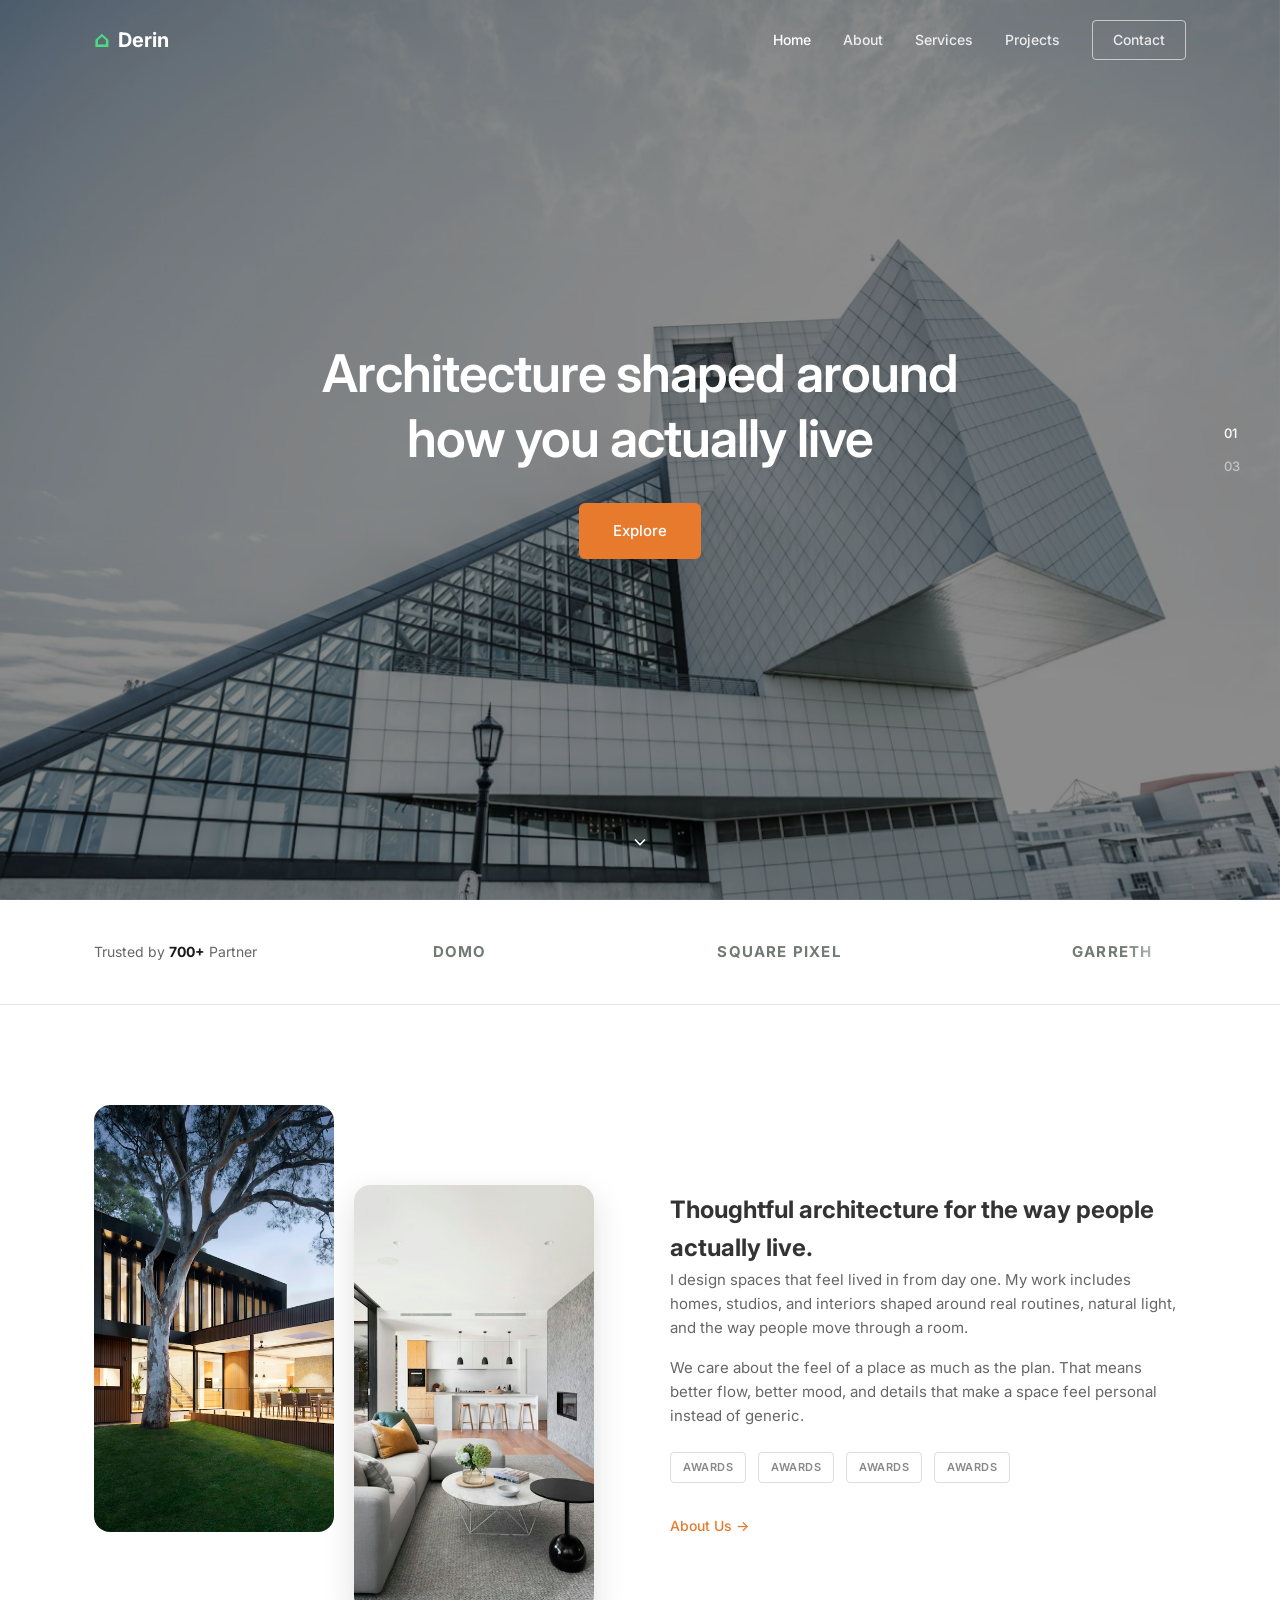
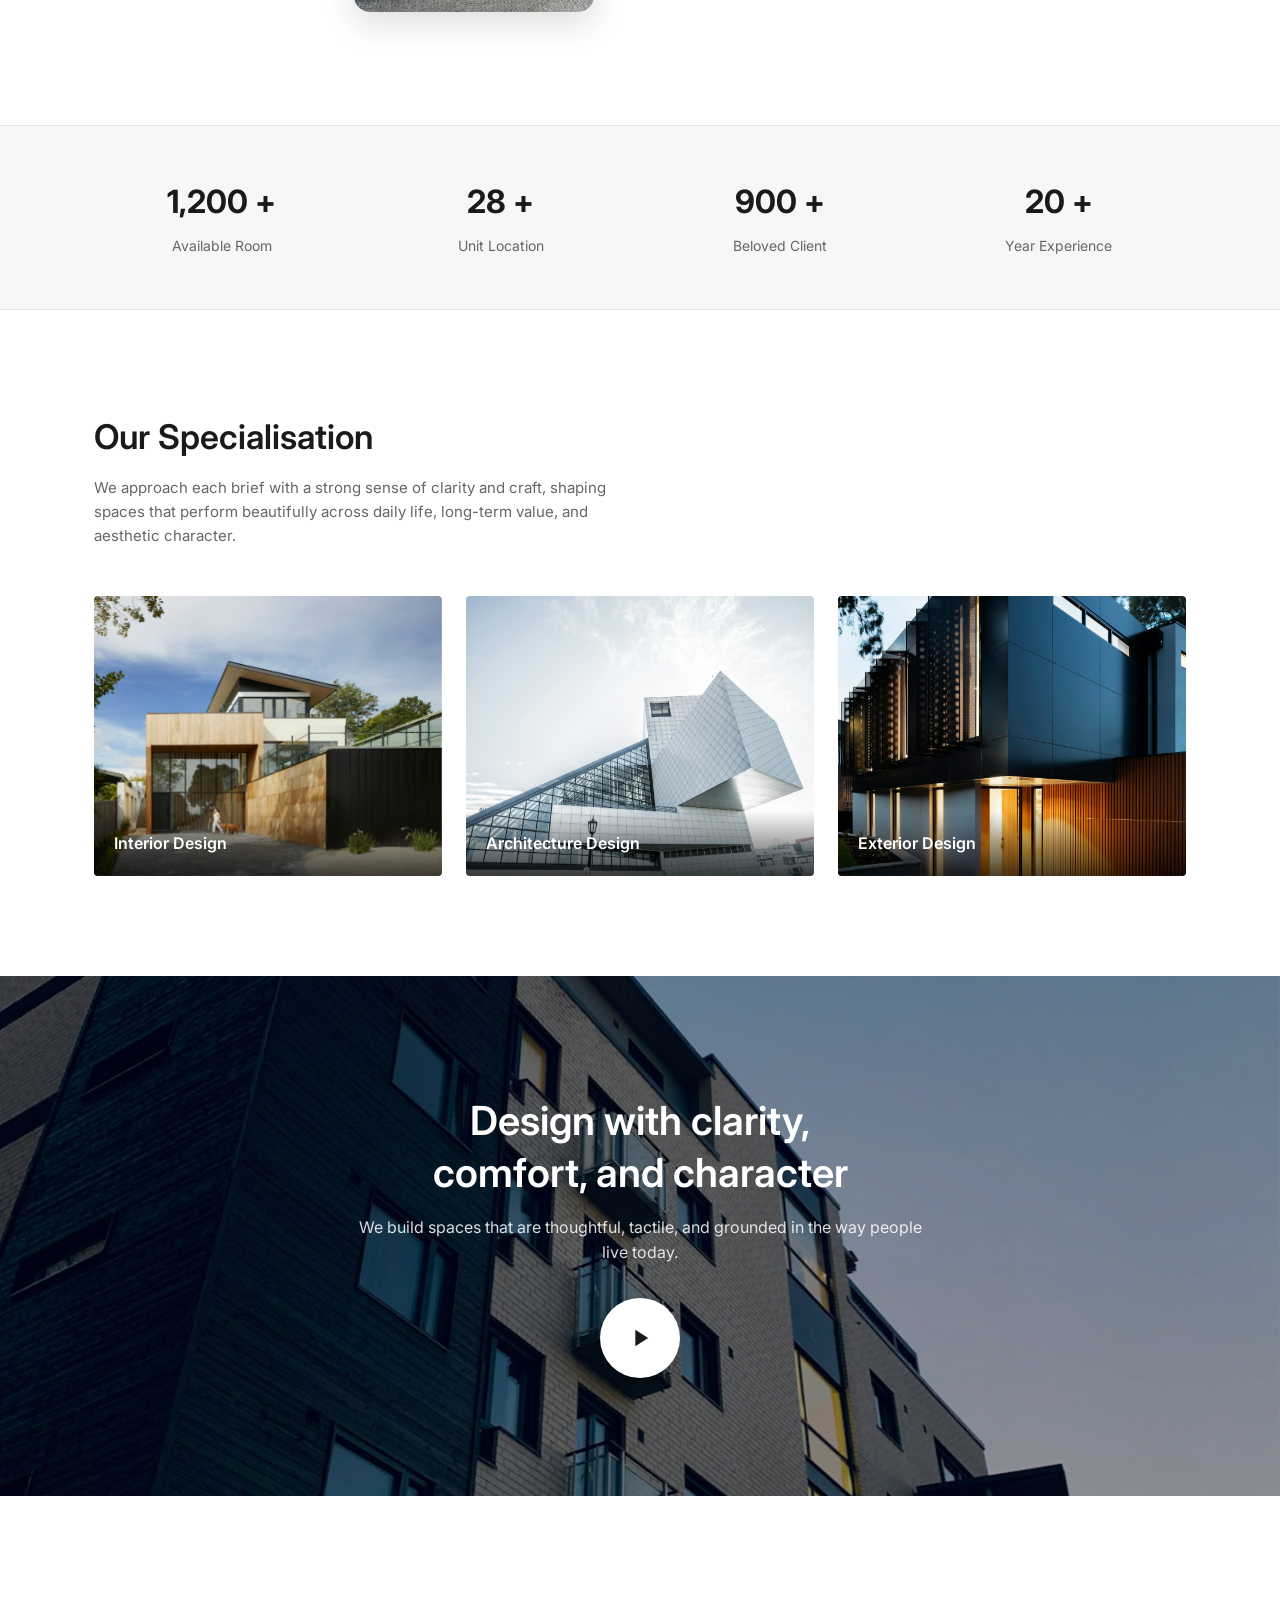
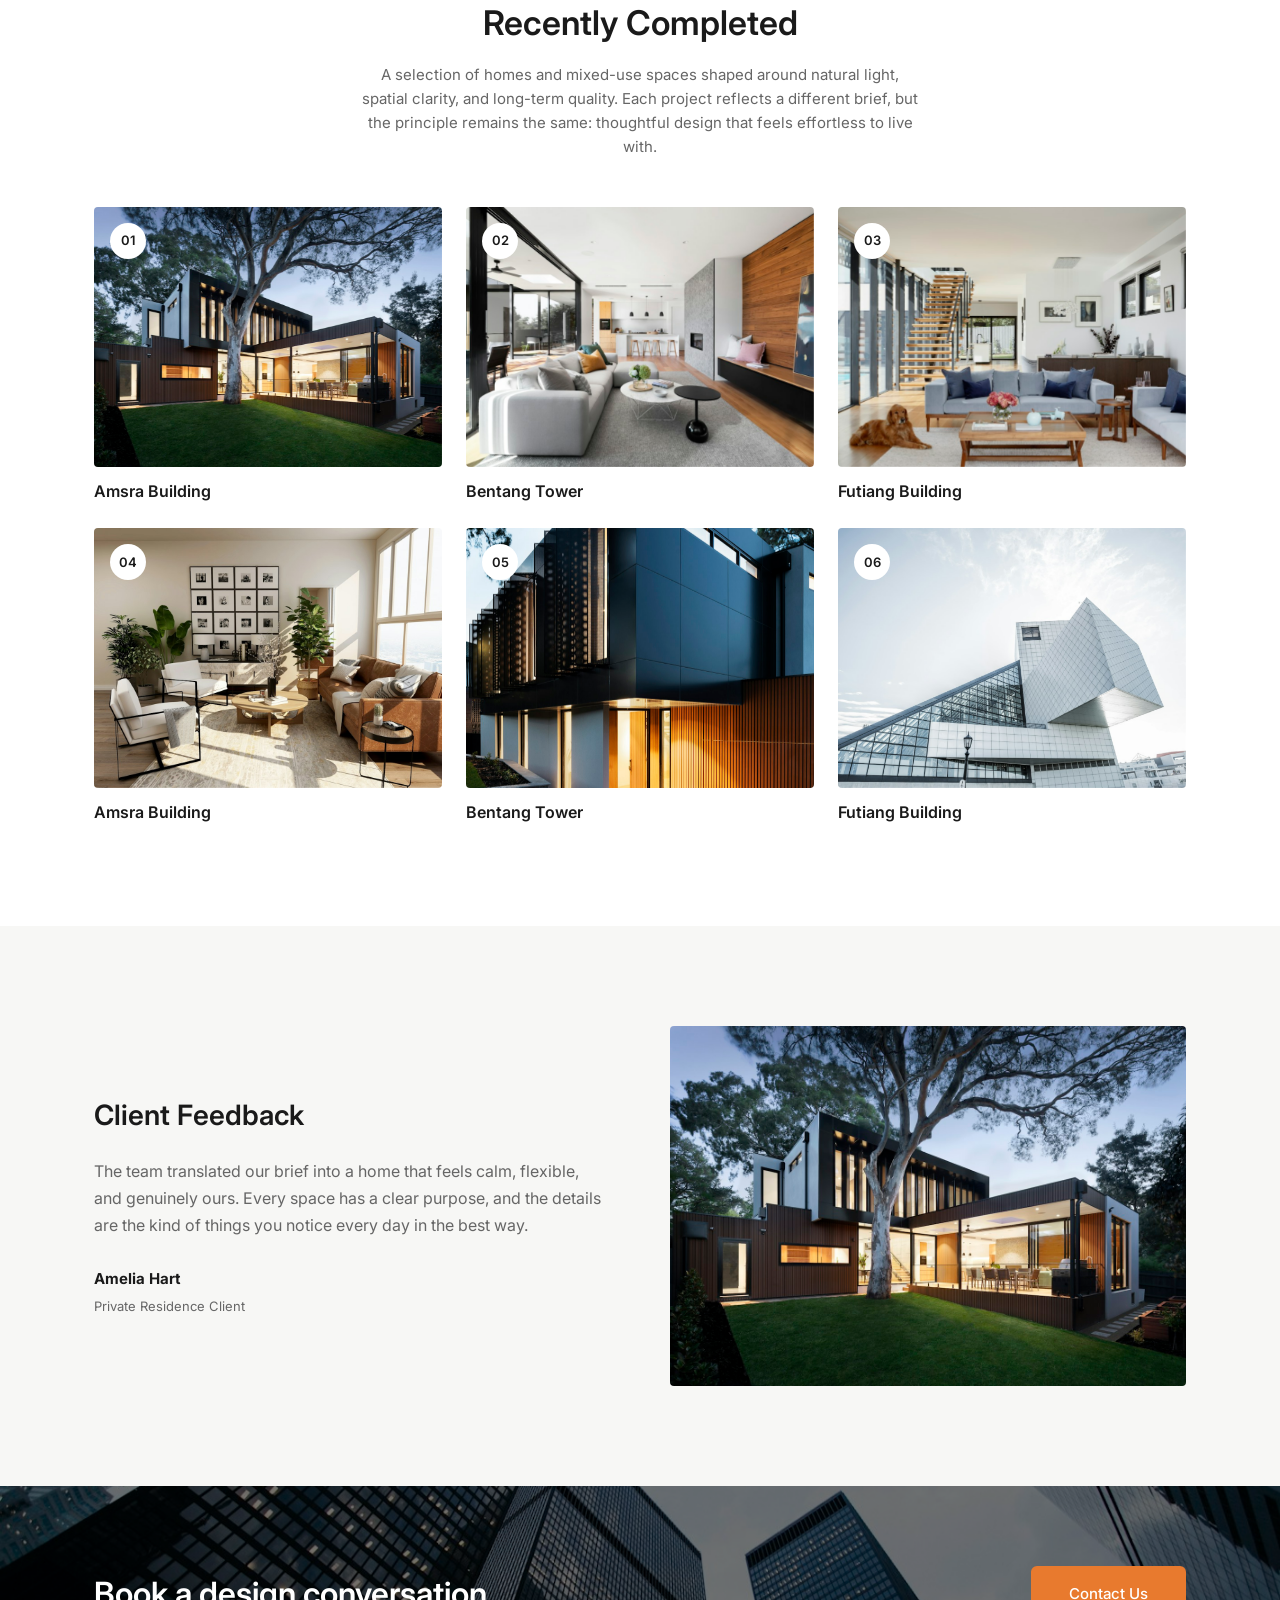
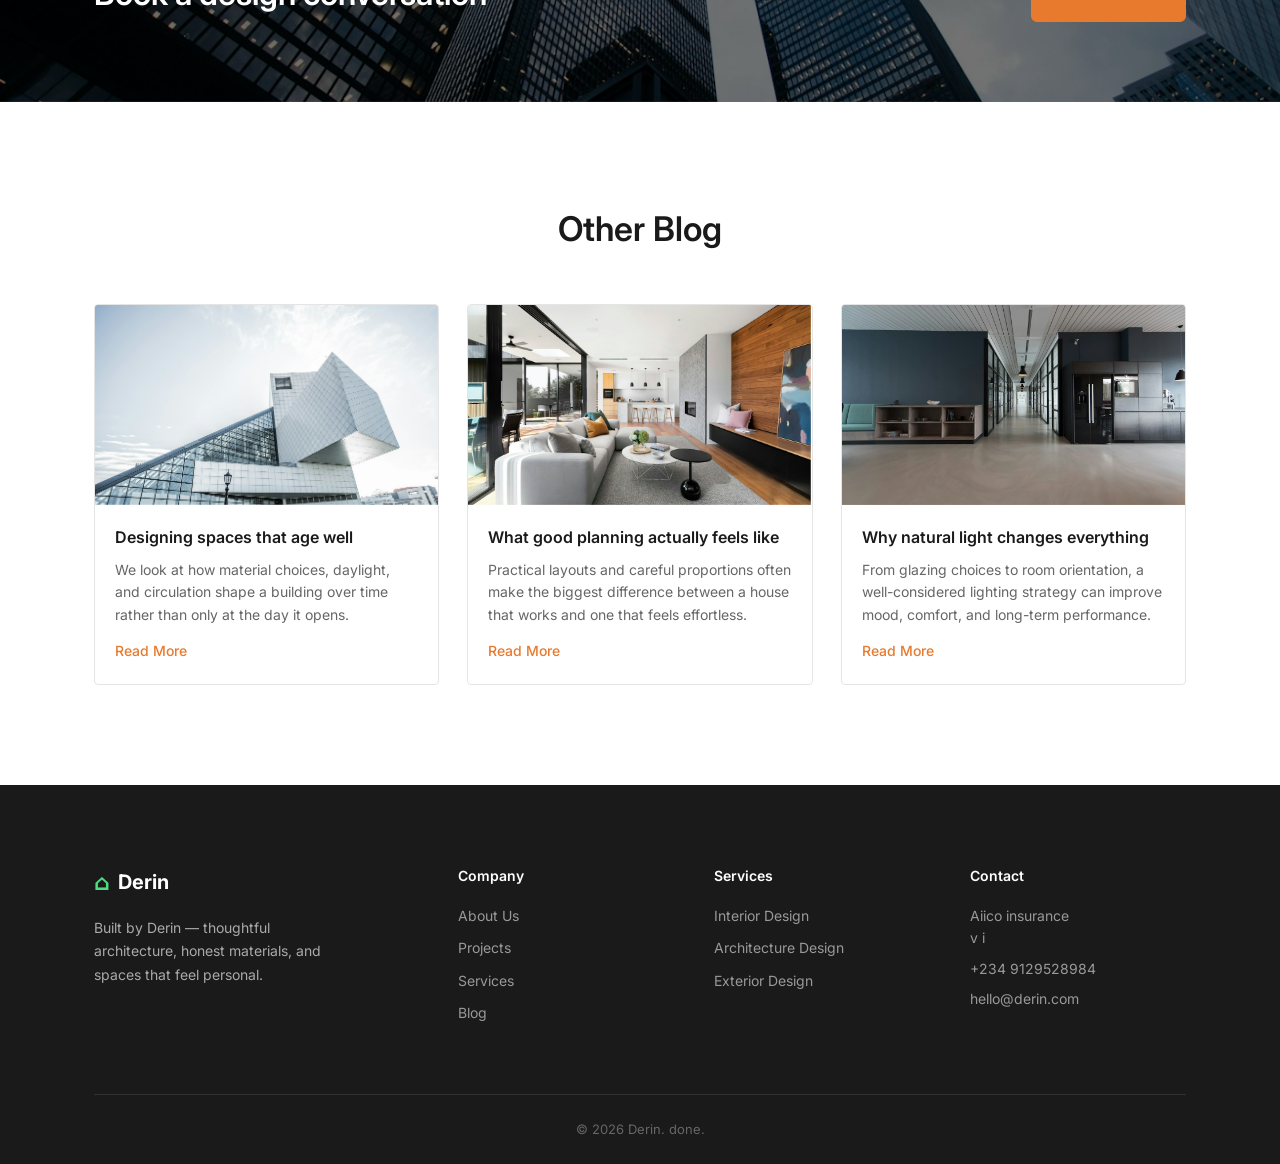
<file: index.html>
<!DOCTYPE html>
<html lang="en">
<head>
  <meta charset="UTF-8">
  <meta name="viewport" content="width=device-width, initial-scale=1.0">
  <title>Derin | Architecture Studio</title>
  <link rel="stylesheet" href="styles.css">
  <link rel="preconnect" href="https://fonts.googleapis.com">
  <link rel="preconnect" href="https://fonts.gstatic.com" crossorigin>
  <link href="https://fonts.googleapis.com/css2?family=Inter:wght@300;400;500;600;700&display=swap" rel="stylesheet">
</head>
<body>

  
  <header class="header">
    <div class="container header-inner">
      <a href="index.html" class="logo">
        <span class="logo-icon">⌂</span> Derin
      </a>
      <nav class="nav">
        <a href="index.html" class="nav-link active">Home</a>
        <a href="about.html" class="nav-link">About</a>
        <a href="services.html" class="nav-link">Services</a>
        <a href="projects.html" class="nav-link">Projects</a>
        <a href="contact.html" class="nav-link nav-contact">Contact</a>
      </nav>
      <button class="mobile-menu-btn" aria-label="Toggle menu">
        <span></span><span></span><span></span>
      </button>
    </div>
  </header>

  
  <section class="hero">
    <div class="hero-bg">
      <img src="images/modern-facade.jpg" alt="Modern architecture">
    </div>
    <div class="hero-overlay"></div>
    <div class="hero-content">
      <h1>Architecture shaped around<br>how you actually live</h1>
      <a href="#about" class="btn btn-orange">Explore</a>
    </div>
    <div class="hero-indicators">
      <span class="active">01</span>
      <span>03</span>
    </div>
    <a href="#partners" class="scroll-down" aria-label="Scroll down">
      <svg width="20" height="20" viewBox="0 0 24 24" fill="none" stroke="currentColor" stroke-width="2">
        <path d="M6 9l6 6 6-6"/>
      </svg>
    </a>
  </section>

  
  <section class="partners" id="partners">
    <div class="container partners-inner">
      <p class="partners-label">Trusted by <strong>700+</strong> Partner</p>
      <div class="partner-marquee" aria-label="Our partners">
        <div class="partner-track">
          <div class="partner-logos">
            <span class="partner-logo">DOMO</span>
            <span class="partner-logo">SQUARE PIXEL</span>
            <span class="partner-logo">GARRETH</span>
            <span class="partner-logo">PARKA</span>
          </div>
          <div class="partner-logos" aria-hidden="true">
            <span class="partner-logo">DOMO</span>
            <span class="partner-logo">SQUARE PIXEL</span>
            <span class="partner-logo">GARRETH</span>
            <span class="partner-logo">PARKA</span>
          </div>
        </div>
      </div>
    </div>
  </section>

  
  <section class="about" id="about">
    <div class="container about-inner">
      <div class="about-images">
        <div class="about-img about-img-1">
          <img src="images/house-exterior.jpg" alt="Building 1">
        </div>
        <div class="about-img about-img-2">
          <img src="images/bright-interior.jpg" alt="Building 2">
        </div>
      </div>
      <div class="about-content">
        <h2>Thoughtful architecture for the way people actually live.</h2>
        <p>
          I design spaces that feel lived in from day one. My work includes homes, studios, and interiors shaped around real routines, natural light, and the way people move through a room.
        </p>
        <p>
          We care about the feel of a place as much as the plan. That means better flow, better mood, and details that make a space feel personal instead of generic.
        </p>
        <div class="awards">
          <span class="award-badge">AWARDS</span>
          <span class="award-badge">AWARDS</span>
          <span class="award-badge">AWARDS</span>
          <span class="award-badge">AWARDS</span>
        </div>
        <a href="about.html" class="about-link">About Us →</a>
      </div>
    </div>
  </section>

  
  <section class="stats">
    <div class="container stats-grid">
      <div class="stat-item">
        <span class="stat-number">1,200 +</span>
        <span class="stat-label">Available Room</span>
      </div>
      <div class="stat-item">
        <span class="stat-number">28 +</span>
        <span class="stat-label">Unit Location</span>
      </div>
      <div class="stat-item">
        <span class="stat-number">900 +</span>
        <span class="stat-label">Beloved Client</span>
      </div>
      <div class="stat-item">
        <span class="stat-number">20 +</span>
        <span class="stat-label">Year Experience</span>
      </div>
    </div>
  </section>

  
  <section class="specialization">
    <div class="container">
      <div class="section-header left">
        <h2>Our Specialisation</h2>
        <p>
          We approach each brief with a strong sense of clarity and craft, shaping spaces that perform beautifully across daily life, long-term value, and aesthetic character.
        </p>
      </div>
      <div class="spec-grid">
        <div class="spec-card">
          <div class="spec-image">
            <img src="images/interior-detail.jpg" alt="Interior Design">
          </div>
          <h3>Interior Design</h3>
        </div>
        <div class="spec-card">
          <div class="spec-image">
            <img src="images/modern-facade.jpg" alt="Architecture Design">
          </div>
          <h3>Architecture Design</h3>
        </div>
        <div class="spec-card">
          <div class="spec-image">
            <img src="images/villa-exterior.jpg" alt="Exterior Design">
          </div>
          <h3>Exterior Design</h3>
        </div>
      </div>
    </div>
  </section>

  
  <section class="feature">
    <div class="feature-bg">
      <img src="images/arched-building.jpg" alt="Arched architecture corridor">
    </div>
    <div class="feature-overlay"></div>
    <div class="feature-content">
      <h2>Design with clarity,<br>comfort, and character</h2>
      <p>We build spaces that are thoughtful, tactile, and grounded in the way people live today.</p>
      <button class="play-btn" aria-label="Play video">
        <svg width="28" height="28" viewBox="0 0 24 24" fill="currentColor"><path d="M8 5v14l11-7z"/></svg>
      </button>
    </div>
  </section>

  
  <section class="properties">
    <div class="container">
      <div class="section-header">
        <h2>Recently Completed</h2>
        <p>
          A selection of homes and mixed-use spaces shaped around natural light, spatial clarity, and long-term quality. Each project reflects a different brief, but the principle remains the same: thoughtful design that feels effortless to live with.
        </p>
      </div>
      <div class="properties-grid">
        <article class="property-card">
          <div class="property-image">
            <img src="images/house-exterior.jpg" alt="Amsra Building">
            <span class="property-number">01</span>
          </div>
          <h3>Amsra Building</h3>
        </article>
        <article class="property-card">
          <div class="property-image">
            <img src="images/bright-interior.jpg" alt="Bentang Tower">
            <span class="property-number">02</span>
          </div>
          <h3>Bentang Tower</h3>
        </article>
        <article class="property-card">
          <div class="property-image">
            <img src="images/home-detail.jpg" alt="Futiang Building">
            <span class="property-number">03</span>
          </div>
          <h3>Futiang Building</h3>
        </article>
        <article class="property-card">
          <div class="property-image">
            <img src="images/warm-interior.jpg" alt="Amsra Building">
            <span class="property-number">04</span>
          </div>
          <h3>Amsra Building</h3>
        </article>
        <article class="property-card">
          <div class="property-image">
            <img src="images/villa-exterior.jpg" alt="Bentang Tower">
            <span class="property-number">05</span>
          </div>
          <h3>Bentang Tower</h3>
        </article>
        <article class="property-card">
          <div class="property-image">
            <img src="images/modern-facade.jpg" alt="Futiang Building">
            <span class="property-number">06</span>
          </div>
          <h3>Futiang Building</h3>
        </article>
      </div>
    </div>
  </section>

  
  <section class="testimonial">
    <div class="container testimonial-inner">
      <div class="testimonial-content">
        <h2>Client Feedback</h2>
        <p class="testimonial-text">
          The team translated our brief into a home that feels calm, flexible, and genuinely ours. Every space has a clear purpose, and the details are the kind of things you notice every day in the best way.
        </p>
        <div class="testimonial-author">
          <strong>Amelia Hart</strong>
          <span>Private Residence Client</span>
        </div>
      </div>
      <div class="testimonial-image">
        <img src="images/house-exterior.jpg" alt="Testimonial">
      </div>
    </div>
  </section>

  
  <section class="cta">
    <div class="cta-bg">
      <img src="images/glass-tower.jpg" alt="City skyline">
    </div>
    <div class="cta-overlay"></div>
    <div class="container cta-inner">
      <h2>Book a design conversation</h2>
      <a href="contact.html" class="btn btn-orange">Contact Us</a>
    </div>
  </section>

  
  <section class="blog">
    <div class="container">
      <div class="section-header">
        <h2>Other Blog</h2>
      </div>
      <div class="blog-grid">
        <article class="blog-card">
          <div class="blog-image">
            <img src="images/modern-facade.jpg" alt="Blog">
          </div>
          <div class="blog-content">
            <h3>Designing spaces that age well</h3>
            <p>We look at how material choices, daylight, and circulation shape a building over time rather than only at the day it opens.</p>
            <a href="blog.html" class="blog-link">Read More</a>
          </div>
        </article>
        <article class="blog-card">
          <div class="blog-image">
            <img src="images/bright-interior.jpg" alt="Blog">
          </div>
          <div class="blog-content">
            <h3>What good planning actually feels like</h3>
            <p>Practical layouts and careful proportions often make the biggest difference between a house that works and one that feels effortless.</p>
            <a href="blog.html" class="blog-link">Read More</a>
          </div>
        </article>
        <article class="blog-card">
          <div class="blog-image">
            <img src="images/studio-interior.jpg" alt="Blog">
          </div>
          <div class="blog-content">
            <h3>Why natural light changes everything</h3>
            <p>From glazing choices to room orientation, a well-considered lighting strategy can improve mood, comfort, and long-term performance.</p>
            <a href="blog.html" class="blog-link">Read More</a>
          </div>
        </article>
      </div>
    </div>
  </section>

  
  <footer class="footer">
    <div class="container">
      <div class="footer-grid">
        <div class="footer-brand">
          <a href="index.html" class="logo">
            <span class="logo-icon">⌂</span> Derin
          </a>
          <p>Built by Derin — thoughtful architecture, honest materials, and spaces that feel personal.</p>
        </div>
        <div class="footer-links">
          <h4>Company</h4>
          <a href="about.html">About Us</a>
          <a href="projects.html">Projects</a>
          <a href="services.html">Services</a>
          <a href="blog.html">Blog</a>
        </div>
        <div class="footer-links">
          <h4>Services</h4>
          <a href="services.html">Interior Design</a>
          <a href="services.html">Architecture Design</a>
          <a href="services.html">Exterior Design</a>
        </div>
        <div class="footer-links">
          <h4>Contact</h4>
          <p>Aiico insurance<br>v i</p>
          <p>+234 9129528984</p>
          <p>hello@derin.com</p>
        </div>
      </div>
      <div class="footer-bottom">
        <p>&copy; 2026 Derin. done.</p>
      </div>
    </div>
  </footer>

  <script src="script.js"></script>
</body>
</html>
</file>
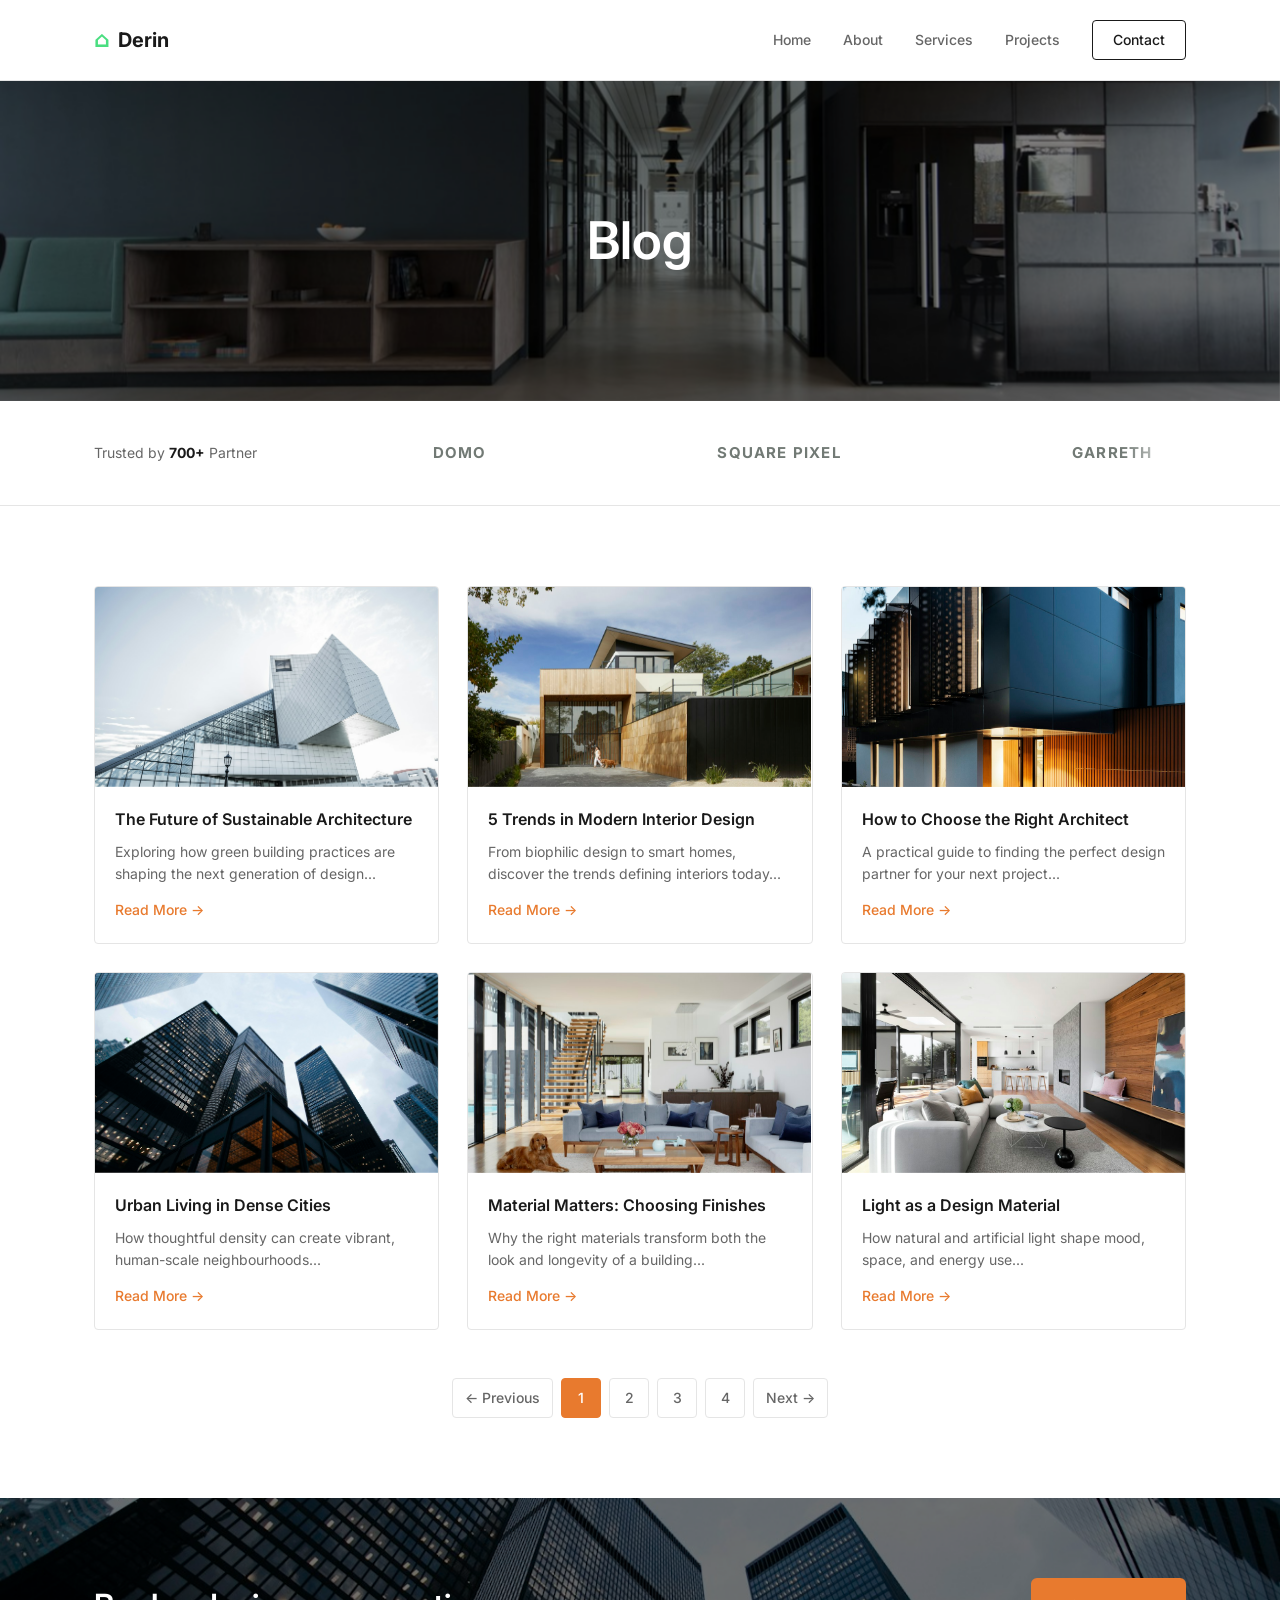
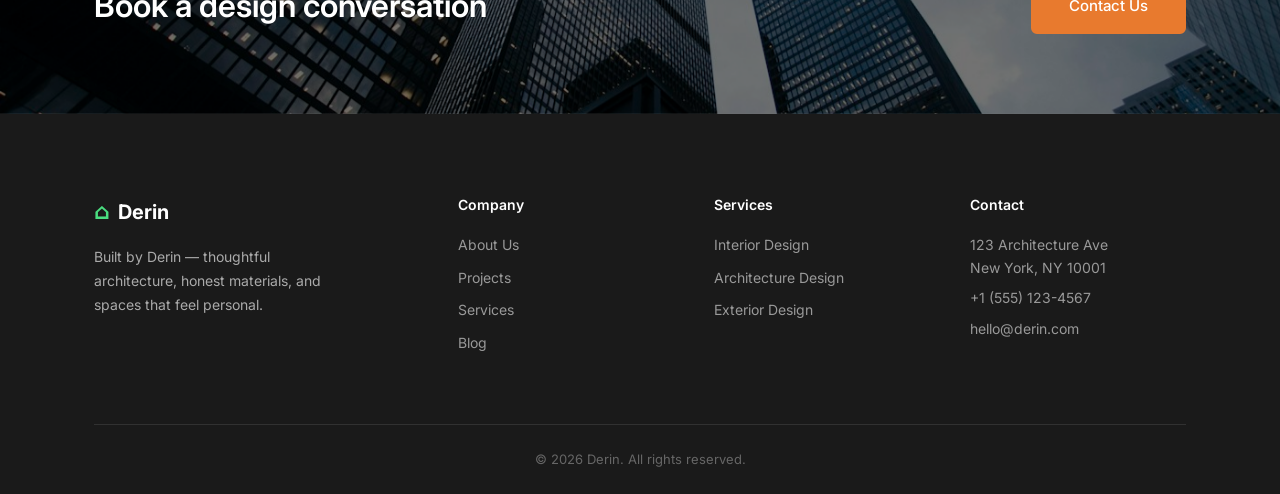
<file: blog.html>
<!DOCTYPE html>
<html lang="en">
<head>
  <meta charset="UTF-8">
  <meta name="viewport" content="width=device-width, initial-scale=1.0">
  <title>Blog | Derin</title>
  <link rel="stylesheet" href="styles.css">
  <link rel="preconnect" href="https://fonts.googleapis.com">
  <link rel="preconnect" href="https://fonts.gstatic.com" crossorigin>
  <link href="https://fonts.googleapis.com/css2?family=Inter:wght@300;400;500;600;700&display=swap" rel="stylesheet">
</head>
<body>

  
  <header class="header header-solid">
    <div class="container header-inner">
      <a href="index.html" class="logo logo-dark">
        <span class="logo-icon">⌂</span> Derin
      </a>
      <nav class="nav">
        <a href="index.html" class="nav-link nav-dark">Home</a>
        <a href="about.html" class="nav-link nav-dark">About</a>
        <a href="services.html" class="nav-link nav-dark">Services</a>
        <a href="projects.html" class="nav-link nav-dark">Projects</a>
        <a href="contact.html" class="nav-link nav-contact-dark">Contact</a>
      </nav>
      <button class="mobile-menu-btn mobile-menu-dark" aria-label="Toggle menu">
        <span></span><span></span><span></span>
      </button>
    </div>
  </header>

  
  <section class="page-hero">
    <div class="page-hero-bg">
      <img src="images/studio-interior.jpg" alt="Architecture interior">
    </div>
    <div class="page-hero-overlay"></div>
    <div class="page-hero-content">
      <h1>Blog</h1>
    </div>
  </section>

  <section class="partners" id="partners">
    <div class="container partners-inner">
      <p class="partners-label">Trusted by <strong>700+</strong> Partner</p>
      <div class="partner-marquee" aria-label="Our partners">
        <div class="partner-track">
          <div class="partner-logos">
            <span class="partner-logo">DOMO</span>
            <span class="partner-logo">SQUARE PIXEL</span>
            <span class="partner-logo">GARRETH</span>
            <span class="partner-logo">PARKA</span>
          </div>
          <div class="partner-logos" aria-hidden="true">
            <span class="partner-logo">DOMO</span>
            <span class="partner-logo">SQUARE PIXEL</span>
            <span class="partner-logo">GARRETH</span>
            <span class="partner-logo">PARKA</span>
          </div>
        </div>
      </div>
    </div>
  </section>

  
  <section class="blog blog-page">
    <div class="container">
      <div class="blog-grid">
        <article class="blog-card">
          <div class="blog-image">
            <img src="images/house-exterior.jpg" alt="Blog post">
          </div>
          <div class="blog-content">
            <h3>The Future of Sustainable Architecture</h3>
            <p>How greener materials, passive strategies, and thoughtful planning are reshaping modern buildings.</p>
            <a href="single-blog.html?id=1" class="blog-link">Read More →</a>
          </div>
        </article>
        <article class="blog-card">
          <div class="blog-image">
            <img src="images/bright-interior.jpg" alt="Blog post">
          </div>
          <div class="blog-content">
            <h3>5 Trends in Modern Interior Design</h3>
            <p>Warm minimalism, biophilic details, and flexible layouts are creating more human-centred interiors.</p>
            <a href="single-blog.html?id=2" class="blog-link">Read More →</a>
          </div>
        </article>
        <article class="blog-card">
          <div class="blog-image">
            <img src="images/interior-detail.jpg" alt="Blog post">
          </div>
          <div class="blog-content">
            <h3>How to Choose the Right Architect</h3>
            <p>What to look for in a design partner, from process and communication to quality and trust.</p>
            <a href="single-blog.html?id=3" class="blog-link">Read More →</a>
          </div>
        </article>
        <article class="blog-card">
          <div class="blog-image">
            <img src="images/villa-exterior.jpg" alt="Blog post">
          </div>
          <div class="blog-content">
            <h3>Urban Living in Dense Cities</h3>
            <p>Thoughtful density can create more vibrant neighbourhoods when design prioritises people as much as efficiency.</p>
            <a href="single-blog.html?id=4" class="blog-link">Read More →</a>
          </div>
        </article>
        <article class="blog-card">
          <div class="blog-image">
            <img src="images/warm-interior.jpg" alt="Blog post">
          </div>
          <div class="blog-content">
            <h3>Material Matters: Choosing Finishes</h3>
            <p>Durability, texture, and character all matter when selecting the surfaces that define a project.</p>
            <a href="single-blog.html?id=5" class="blog-link">Read More →</a>
          </div>
        </article>
        <article class="blog-card">
          <div class="blog-image">
            <img src="images/modern-facade.jpg" alt="Blog post">
          </div>
          <div class="blog-content">
            <h3>Light as a Design Material</h3>
            <p>Natural and artificial light shape mood, atmosphere, and performance in ways that are easy to overlook.</p>
            <a href="single-blog.html?id=6" class="blog-link">Read More →</a>
          </div>
        </article>
      </div>

      
      <div class="pagination">
        <a href="#" class="page-btn">← Previous</a>
        <a href="#" class="page-num active">1</a>
        <a href="#" class="page-num">2</a>
        <a href="#" class="page-num">3</a>
        <a href="#" class="page-num">4</a>
        <a href="#" class="page-btn">Next →</a>
      </div>
    </div>
  </section>

  
  <section class="cta">
    <div class="cta-bg">
      <img src="images/glass-tower.jpg" alt="City skyline">
    </div>
    <div class="cta-overlay"></div>
    <div class="container cta-inner">
      <h2>Book a design conversation</h2>
      <a href="contact.html" class="btn btn-orange">Contact Us</a>
    </div>
  </section>

  
  <footer class="footer">
    <div class="container">
      <div class="footer-grid">
        <div class="footer-brand">
          <a href="index.html" class="logo">
            <span class="logo-icon">⌂</span> Derin
          </a>
          <p>Built by Derin — thoughtful architecture, honest materials, and spaces that feel personal.</p>
        </div>
        <div class="footer-links">
          <h4>Company</h4>
          <a href="about.html">About Us</a>
          <a href="projects.html">Projects</a>
          <a href="services.html">Services</a>
          <a href="blog.html">Blog</a>
        </div>
        <div class="footer-links">
          <h4>Services</h4>
          <a href="services.html">Interior Design</a>
          <a href="services.html">Architecture Design</a>
          <a href="services.html">Exterior Design</a>
        </div>
        <div class="footer-links">
          <h4>Contact</h4>
          <p>123 Architecture Ave<br>New York, NY 10001</p>
          <p>+1 (555) 123-4567</p>
          <p>hello@derin.com</p>
        </div>
      </div>
      <div class="footer-bottom">
        <p>&copy; 2026 Derin. All rights reserved.</p>
      </div>
    </div>
  </footer>

  <script src="script.js"></script>
  <script src="blog-data.js"></script>
</body>
</html>
</file>
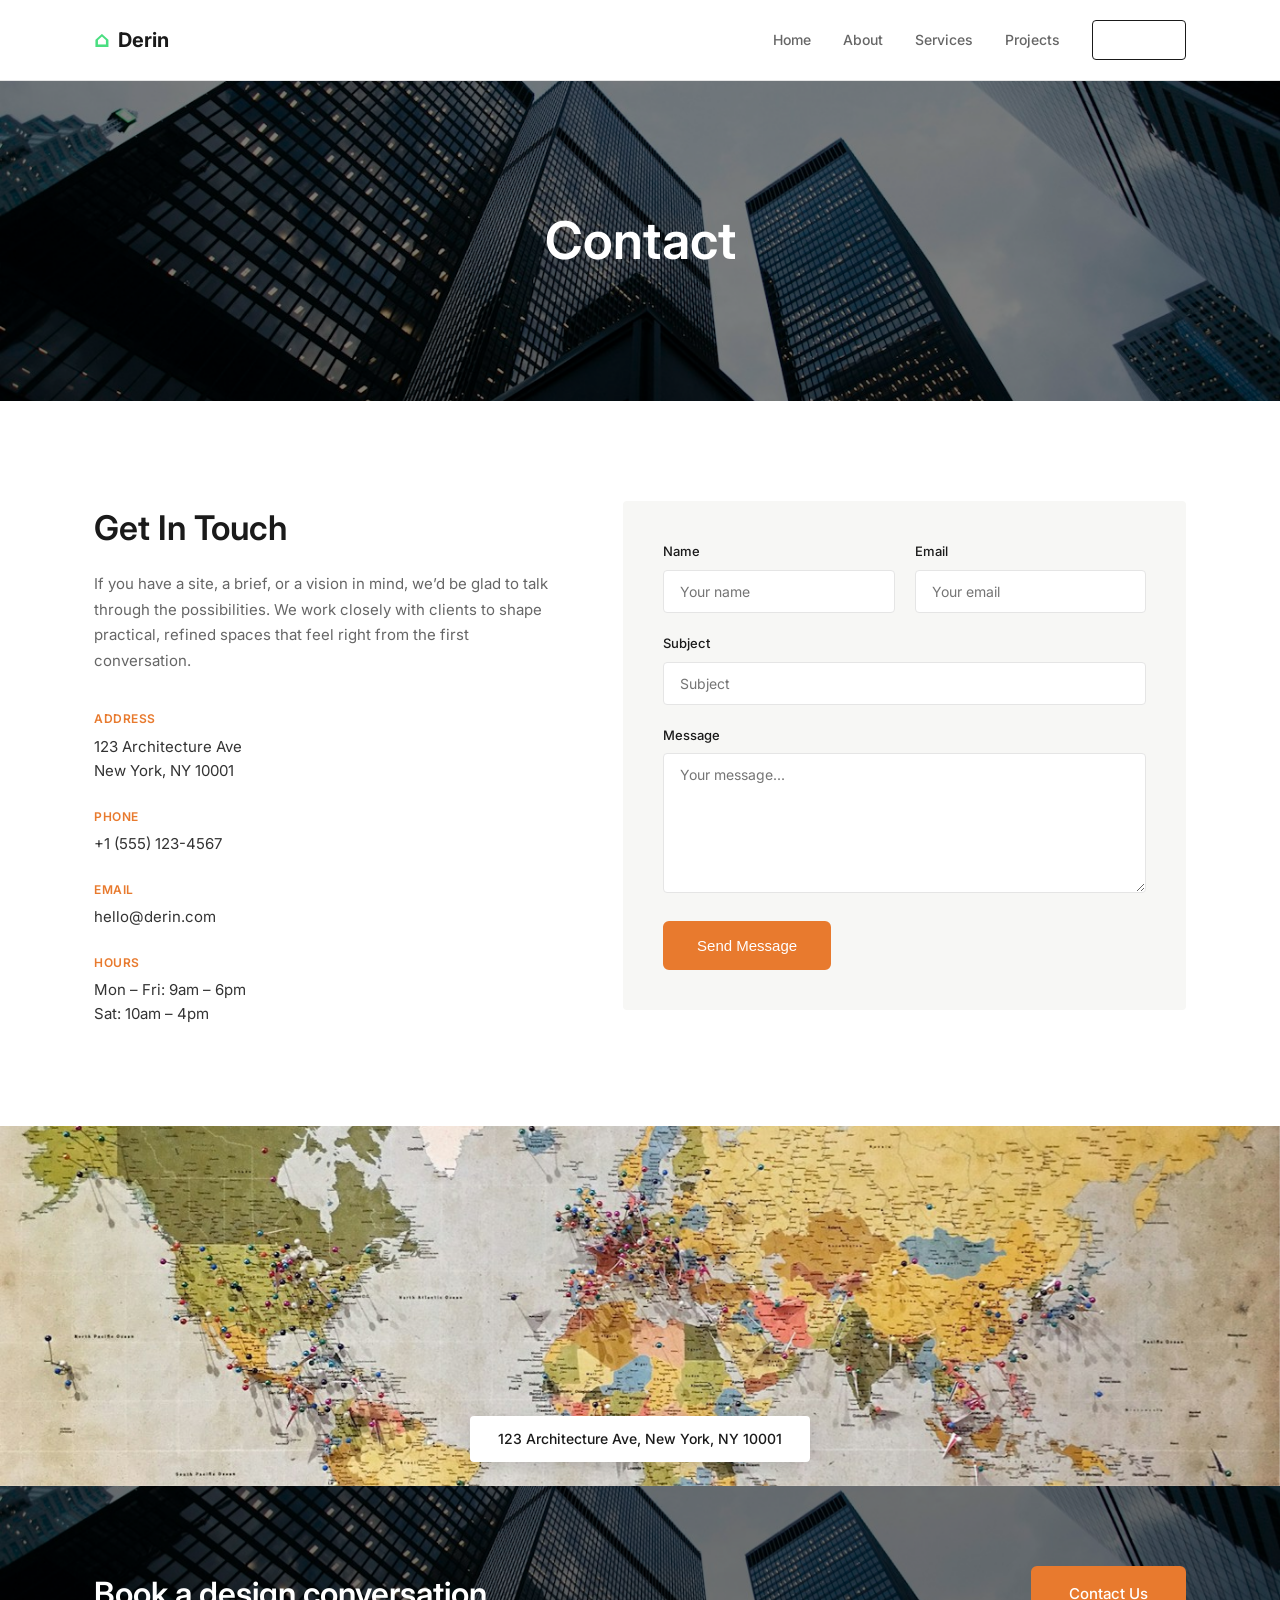
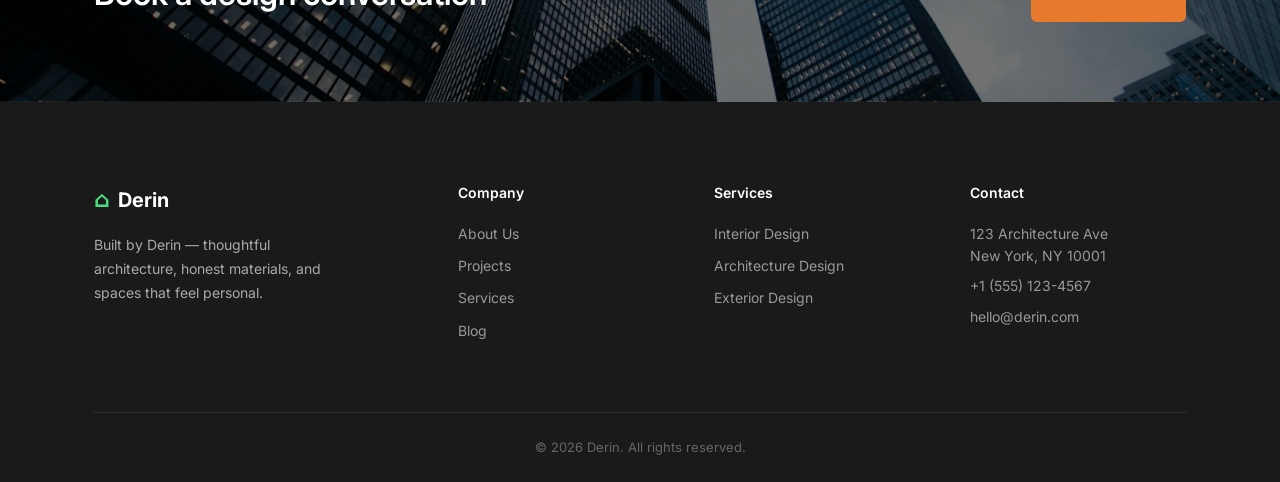
<file: contact.html>
<!DOCTYPE html>
<html lang="en">
<head>
  <meta charset="UTF-8">
  <meta name="viewport" content="width=device-width, initial-scale=1.0">
  <title>Contact | Derin</title>
  <link rel="stylesheet" href="styles.css">
  <link rel="preconnect" href="https://fonts.googleapis.com">
  <link rel="preconnect" href="https://fonts.gstatic.com" crossorigin>
  <link href="https://fonts.googleapis.com/css2?family=Inter:wght@300;400;500;600;700&display=swap" rel="stylesheet">
</head>
<body>

  
  <header class="header header-solid">
    <div class="container header-inner">
      <a href="index.html" class="logo logo-dark">
        <span class="logo-icon">⌂</span> Derin
      </a>
      <nav class="nav">
        <a href="index.html" class="nav-link nav-dark">Home</a>
        <a href="about.html" class="nav-link nav-dark">About</a>
        <a href="services.html" class="nav-link nav-dark">Services</a>
        <a href="projects.html" class="nav-link nav-dark">Projects</a>
        <a href="contact.html" class="nav-link nav-contact-dark active">Contact</a>
      </nav>
      <button class="mobile-menu-btn mobile-menu-dark" aria-label="Toggle menu">
        <span></span><span></span><span></span>
      </button>
    </div>
  </header>

  
  <section class="page-hero">
    <div class="page-hero-bg">
      <img src="images/glass-tower.jpg" alt="City">
    </div>
    <div class="page-hero-overlay"></div>
    <div class="page-hero-content">
      <h1>Contact</h1>
    </div>
  </section>

  
  <section class="contact-section">
    <div class="container contact-inner">

      <div class="contact-info">
        <h2>Get In Touch</h2>
        <p>
          If you have a site, a brief, or a vision in mind, we’d be glad to talk through the possibilities. We work closely with clients to shape practical, refined spaces that feel right from the first conversation.
        </p>

        <div class="contact-details">
          <div class="contact-item">
            <span class="contact-label">Address</span>
            <p>123 Architecture Ave<br>New York, NY 10001</p>
          </div>
          <div class="contact-item">
            <span class="contact-label">Phone</span>
            <p>+1 (555) 123-4567</p>
          </div>
          <div class="contact-item">
            <span class="contact-label">Email</span>
            <p>hello@derin.com</p>
          </div>
          <div class="contact-item">
            <span class="contact-label">Hours</span>
            <p>Mon – Fri: 9am – 6pm<br>Sat: 10am – 4pm</p>
          </div>
        </div>
      </div>

      <div class="contact-form-wrap">
        <form class="contact-form" id="contactForm">
          <div class="form-row">
            <div class="form-group">
              <label for="name">Name</label>
              <input type="text" id="name" name="name" placeholder="Your name" required>
            </div>
            <div class="form-group">
              <label for="email">Email</label>
              <input type="email" id="email" name="email" placeholder="Your email" required>
            </div>
          </div>
          <div class="form-group">
            <label for="subject">Subject</label>
            <input type="text" id="subject" name="subject" placeholder="Subject" required>
          </div>
          <div class="form-group">
            <label for="message">Message</label>
            <textarea id="message" name="message" rows="6" placeholder="Your message..." required></textarea>
          </div>
          <button type="submit" class="btn btn-orange">Send Message</button>
          <p class="form-success" id="formSuccess" hidden>Thank you! Your message has been sent.</p>
        </form>
      </div>

    </div>
  </section>

  
  <section class="map-section">
    <div class="map-placeholder">
      <img src="images/city-context.jpg" alt="Map location">
      <div class="map-overlay">
        <p>123 Architecture Ave, New York, NY 10001</p>
      </div>
    </div>
  </section>

  
  <section class="cta">
    <div class="cta-bg">
      <img src="images/glass-tower.jpg" alt="City skyline">
    </div>
    <div class="cta-overlay"></div>
    <div class="container cta-inner">
      <h2>Book a design conversation</h2>
      <a href="contact.html" class="btn btn-orange">Contact Us</a>
    </div>
  </section>

  
  <footer class="footer">
    <div class="container">
      <div class="footer-grid">
        <div class="footer-brand">
          <a href="index.html" class="logo">
            <span class="logo-icon">⌂</span> Derin
          </a>
          <p>Built by Derin — thoughtful architecture, honest materials, and spaces that feel personal.</p>
        </div>
        <div class="footer-links">
          <h4>Company</h4>
          <a href="about.html">About Us</a>
          <a href="projects.html">Projects</a>
          <a href="services.html">Services</a>
          <a href="blog.html">Blog</a>
        </div>
        <div class="footer-links">
          <h4>Services</h4>
          <a href="services.html">Interior Design</a>
          <a href="services.html">Architecture Design</a>
          <a href="services.html">Exterior Design</a>
        </div>
        <div class="footer-links">
          <h4>Contact</h4>
          <p>123 Architecture Ave<br>New York, NY 10001</p>
          <p>+1 (555) 123-4567</p>
          <p>hello@derin.com</p>
        </div>
      </div>
      <div class="footer-bottom">
        <p>&copy; 2026 Derin. All rights reserved.</p>
      </div>
    </div>
  </footer>

  <script src="script.js"></script>
  <script>
    const form = document.getElementById('contactForm');
    const success = document.getElementById('formSuccess');
    if (form) {
      form.addEventListener('submit', function(e) {
        e.preventDefault();
        form.reset();
        success.hidden = false;
        setTimeout(() => { success.hidden = true; }, 4000);
      });
    }
  </script>
</body>
</html>
</file>
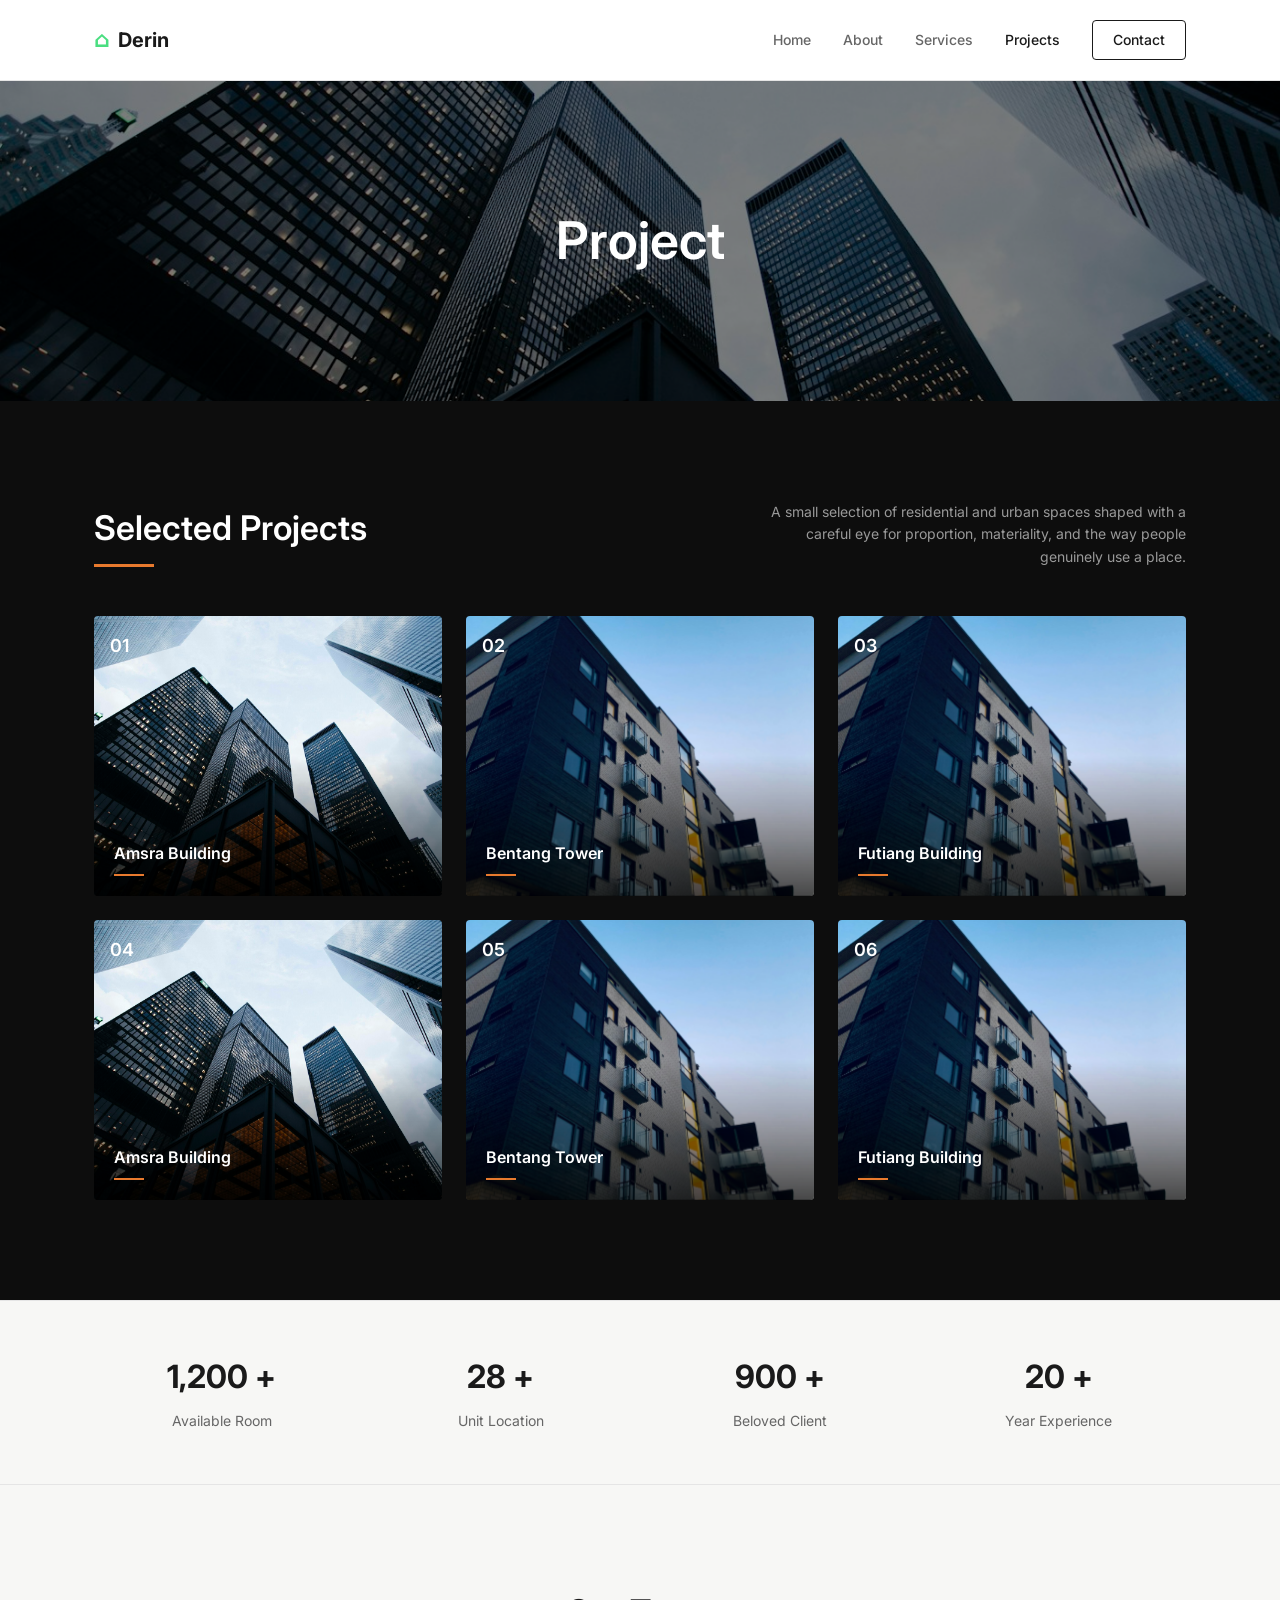
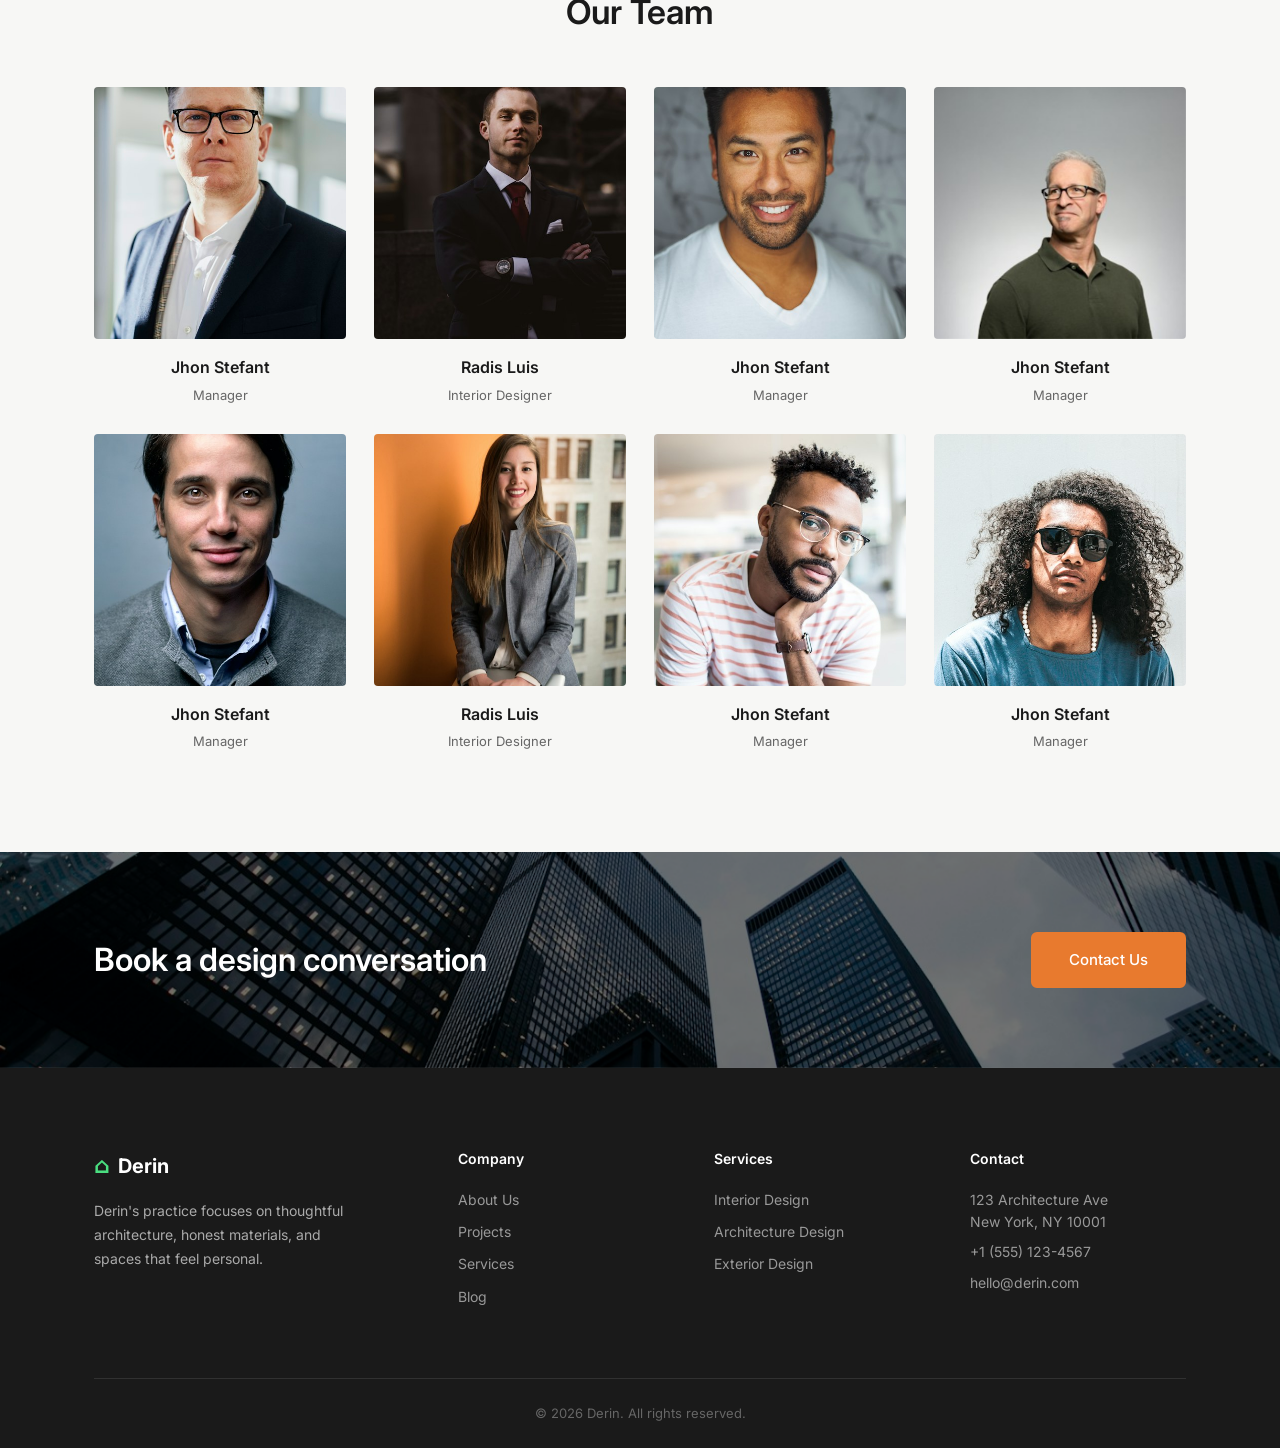
<file: projects.html>
<!DOCTYPE html>
<html lang="en">
<head>
  <meta charset="UTF-8">
  <meta name="viewport" content="width=device-width, initial-scale=1.0">
  <title>Projects | Derin</title>
  <link rel="stylesheet" href="styles.css">
  <link rel="preconnect" href="https://fonts.googleapis.com">
  <link rel="preconnect" href="https://fonts.gstatic.com" crossorigin>
  <link href="https://fonts.googleapis.com/css2?family=Inter:wght@300;400;500;600;700&display=swap" rel="stylesheet">
</head>
<body>

  
  <header class="header header-solid">
    <div class="container header-inner">
      <a href="index.html" class="logo logo-dark">
        <span class="logo-icon">⌂</span> Derin
      </a>
      <nav class="nav">
        <a href="index.html" class="nav-link nav-dark">Home</a>
        <a href="about.html" class="nav-link nav-dark">About</a>
        <a href="services.html" class="nav-link nav-dark">Services</a>
        <a href="projects.html" class="nav-link nav-dark active">Projects</a>
        <a href="contact.html" class="nav-link nav-contact-dark">Contact</a>
      </nav>
      <button class="mobile-menu-btn mobile-menu-dark" aria-label="Toggle menu">
        <span></span><span></span><span></span>
      </button>
    </div>
  </header>

  
  <section class="page-hero">
    <div class="page-hero-bg">
      <img src="images/glass-tower.jpg" alt="Modern buildings">
    </div>
    <div class="page-hero-overlay"></div>
    <div class="page-hero-content">
      <h1>Project</h1>
    </div>
  </section>

  
  <section class="properties properties-dark">
    <div class="container">
      <div class="section-header-row">
        <h2>Selected Projects</h2>
        <p>
          A small selection of residential and urban spaces shaped with a careful eye for proportion, materiality, and the way people genuinely use a place.
        </p>
      </div>
      <div class="properties-grid">
        <article class="property-card property-card-overlay">
          <div class="property-image">
            <img src="images/glass-tower.jpg" alt="Amsra Building">
            <span class="property-number">01</span>
            <h3>Amsra Building</h3>
          </div>
        </article>
        <article class="property-card property-card-overlay">
          <div class="property-image">
            <img src="images/arched-building.jpg" alt="Bentang Tower">
            <span class="property-number">02</span>
            <h3>Bentang Tower</h3>
          </div>
        </article>
        <article class="property-card property-card-overlay">
          <div class="property-image">
            <img src="images/arched-building.jpg" alt="Futiang Building">
            <span class="property-number">03</span>
            <h3>Futiang Building</h3>
          </div>
        </article>
        <article class="property-card property-card-overlay">
          <div class="property-image">
            <img src="images/glass-tower.jpg" alt="Amsra Building">
            <span class="property-number">04</span>
            <h3>Amsra Building</h3>
          </div>
        </article>
        <article class="property-card property-card-overlay">
          <div class="property-image">
            <img src="images/arched-building.jpg" alt="Bentang Tower">
            <span class="property-number">05</span>
            <h3>Bentang Tower</h3>
          </div>
        </article>
        <article class="property-card property-card-overlay">
          <div class="property-image">
            <img src="images/arched-building.jpg" alt="Futiang Building">
            <span class="property-number">06</span>
            <h3>Futiang Building</h3>
          </div>
        </article>
      </div>
    </div>
  </section>

  
  <section class="stats">
    <div class="container stats-grid">
      <div class="stat-item">
        <span class="stat-number">1,200 +</span>
        <span class="stat-label">Available Room</span>
      </div>
      <div class="stat-item">
        <span class="stat-number">28 +</span>
        <span class="stat-label">Unit Location</span>
      </div>
      <div class="stat-item">
        <span class="stat-number">900 +</span>
        <span class="stat-label">Beloved Client</span>
      </div>
      <div class="stat-item">
        <span class="stat-number">20 +</span>
        <span class="stat-label">Year Experience</span>
      </div>
    </div>
  </section>

  
  <section class="team">
    <div class="container">
      <div class="section-header">
        <h2>Our Team</h2>
      </div>
      <div class="team-grid">
        <div class="team-card">
          <div class="team-image">
            <img src="images/team-01.jpg" alt="Jhon Stefant">
          </div>
          <h3>Jhon Stefant</h3>
          <p class="team-role">Manager</p>
        </div>
        <div class="team-card">
          <div class="team-image">
            <img src="images/team-02.jpg" alt="Radis Luis">
          </div>
          <h3>Radis Luis</h3>
          <p class="team-role">Interior Designer</p>
        </div>
        <div class="team-card">
          <div class="team-image">
            <img src="images/team-03.jpg" alt="Jhon Stefant">
          </div>
          <h3>Jhon Stefant</h3>
          <p class="team-role">Manager</p>
        </div>
        <div class="team-card">
          <div class="team-image">
            <img src="images/team-04.jpg" alt="Jhon Stefant">
          </div>
          <h3>Jhon Stefant</h3>
          <p class="team-role">Manager</p>
        </div>
        <div class="team-card">
          <div class="team-image">
            <img src="images/team-05.jpg" alt="Jhon Stefant">
          </div>
          <h3>Jhon Stefant</h3>
          <p class="team-role">Manager</p>
        </div>
        <div class="team-card">
          <div class="team-image">
            <img src="images/team-06.jpg" alt="Radis Luis">
          </div>
          <h3>Radis Luis</h3>
          <p class="team-role">Interior Designer</p>
        </div>
        <div class="team-card">
          <div class="team-image">
            <img src="images/team-07.jpg" alt="Jhon Stefant">
          </div>
          <h3>Jhon Stefant</h3>
          <p class="team-role">Manager</p>
        </div>
        <div class="team-card">
          <div class="team-image">
            <img src="images/team-08.jpg" alt="Jhon Stefant">
          </div>
          <h3>Jhon Stefant</h3>
          <p class="team-role">Manager</p>
        </div>
      </div>
    </div>
  </section>

  
  <section class="cta">
    <div class="cta-bg">
      <img src="images/glass-tower.jpg" alt="City skyline">
    </div>
    <div class="cta-overlay"></div>
    <div class="container cta-inner">
      <h2>Book a design conversation</h2>
      <a href="contact.html" class="btn btn-orange">Contact Us</a>
    </div>
  </section>

  
  <footer class="footer">
    <div class="container">
      <div class="footer-grid">
        <div class="footer-brand">
          <a href="index.html" class="logo">
            <span class="logo-icon">⌂</span> Derin
          </a>
          <p>Derin's practice focuses on thoughtful architecture, honest materials, and spaces that feel personal.</p>
        </div>
        <div class="footer-links">
          <h4>Company</h4>
          <a href="about.html">About Us</a>
          <a href="projects.html">Projects</a>
          <a href="services.html">Services</a>
          <a href="blog.html">Blog</a>
        </div>
        <div class="footer-links">
          <h4>Services</h4>
          <a href="services.html">Interior Design</a>
          <a href="services.html">Architecture Design</a>
          <a href="services.html">Exterior Design</a>
        </div>
        <div class="footer-links">
          <h4>Contact</h4>
          <p>123 Architecture Ave<br>New York, NY 10001</p>
          <p>+1 (555) 123-4567</p>
          <p>hello@derin.com</p>
        </div>
      </div>
      <div class="footer-bottom">
        <p>&copy; 2026 Derin. All rights reserved.</p>
      </div>
    </div>
  </footer>

  <script src="script.js"></script>
</body>
</html>
</file>
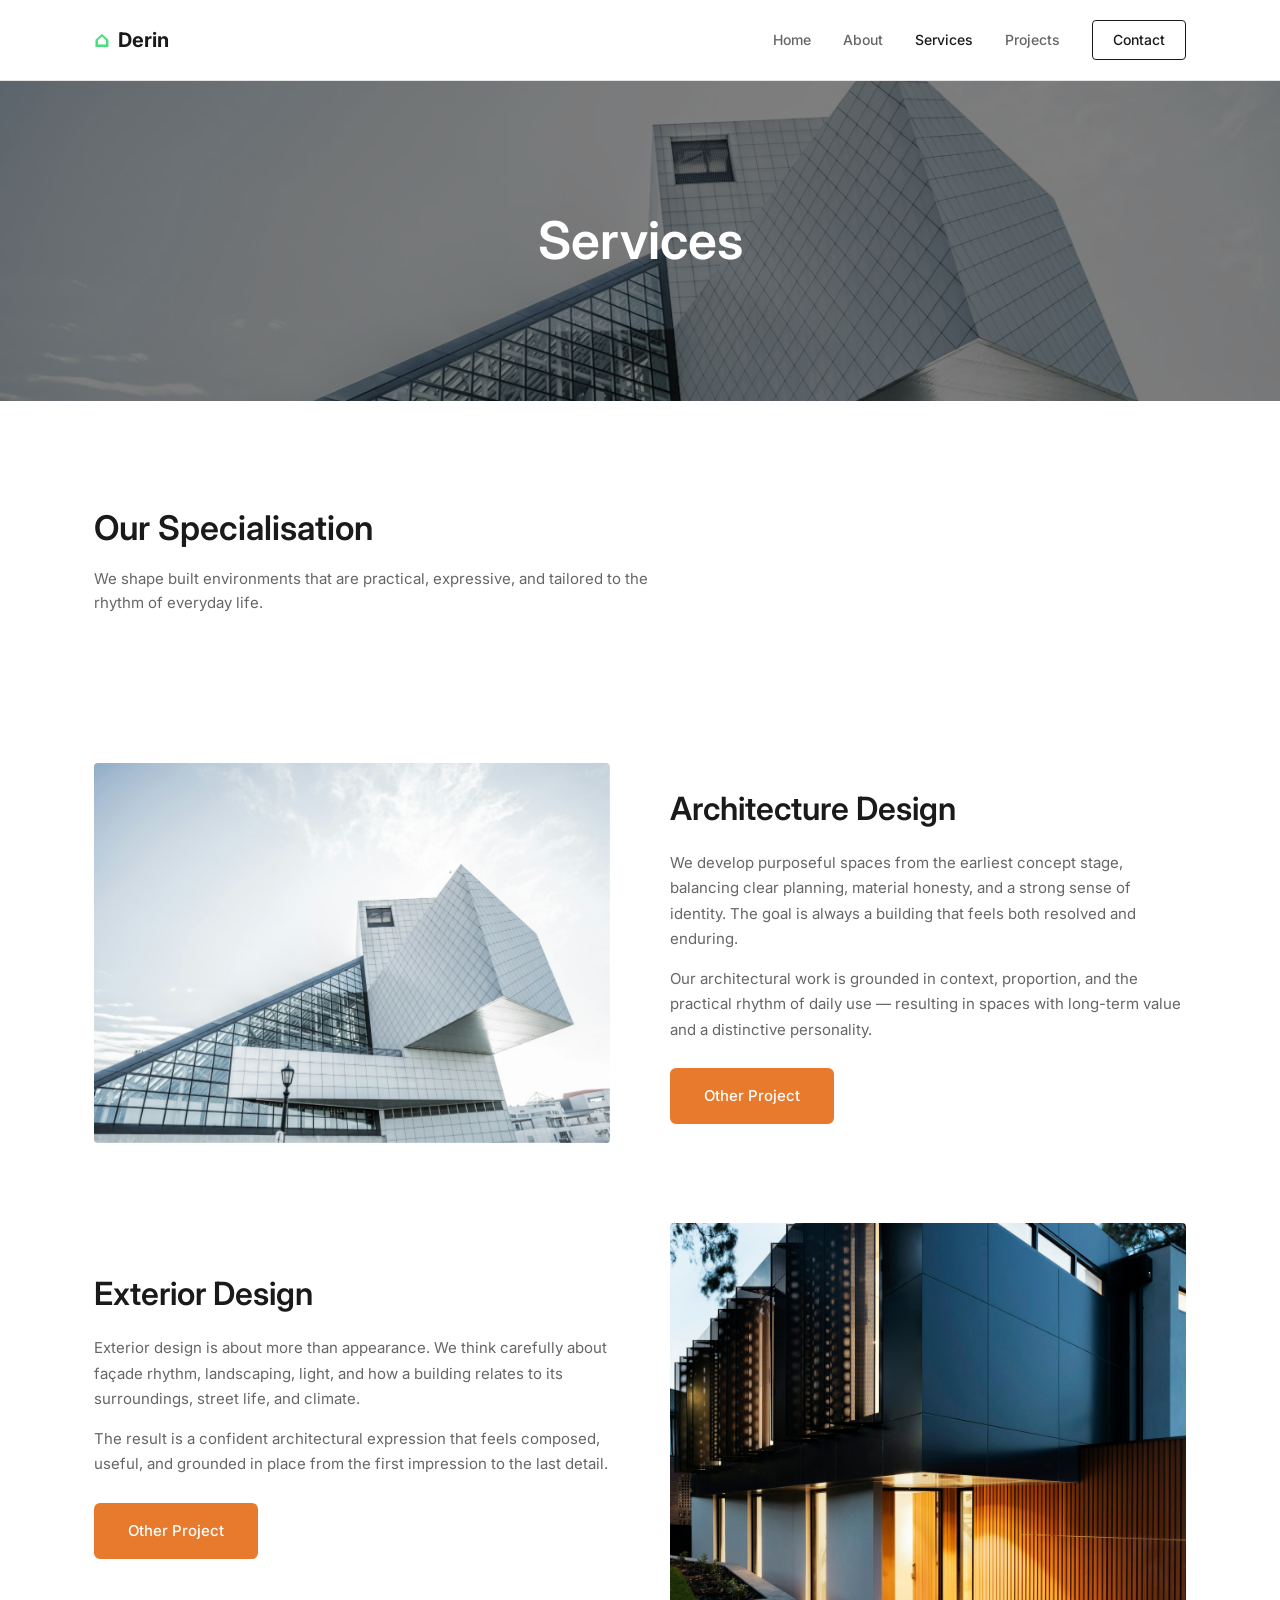
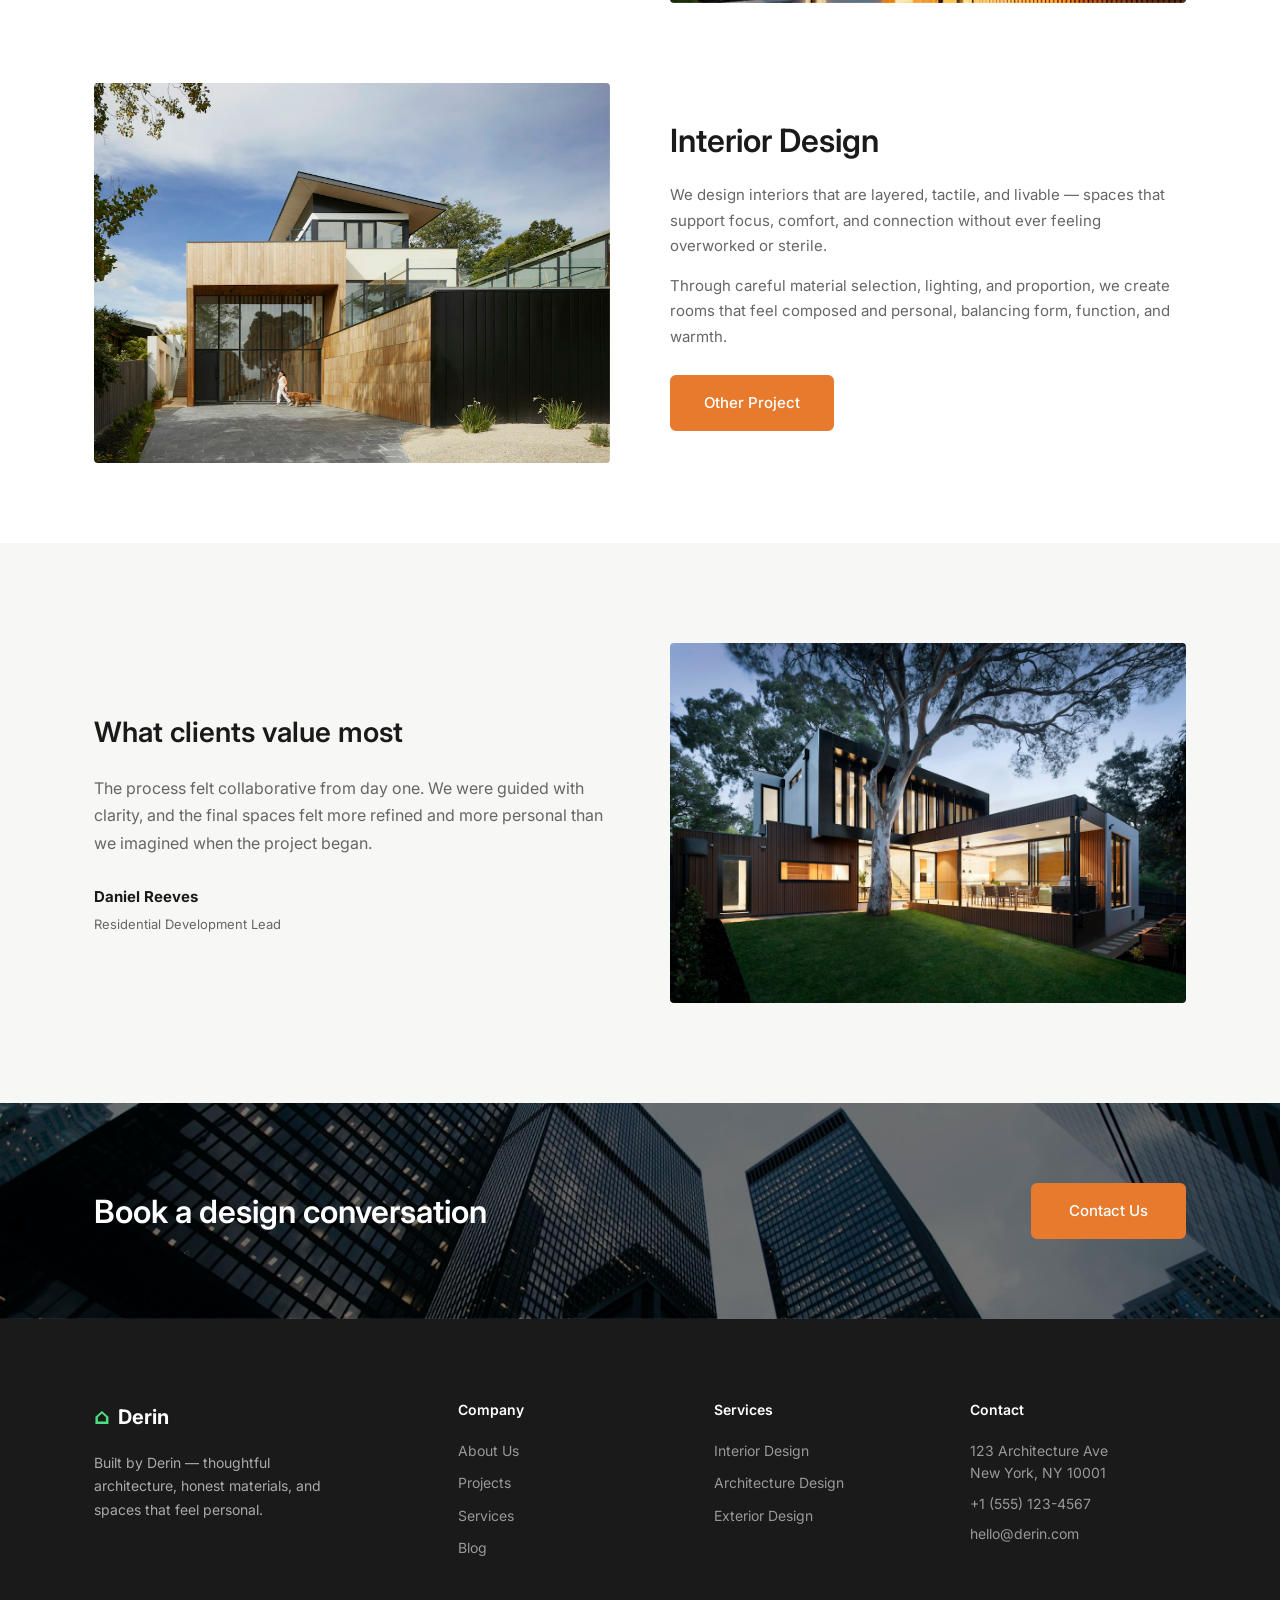
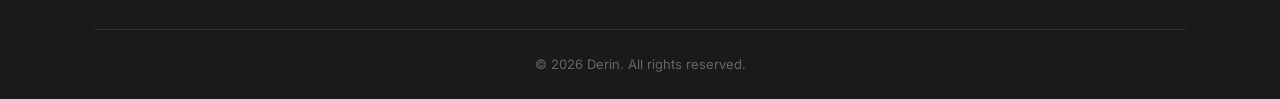
<file: services.html>
<!DOCTYPE html>
<html lang="en">
<head>
  <meta charset="UTF-8">
  <meta name="viewport" content="width=device-width, initial-scale=1.0">
  <title>Services | Derin</title>
  <link rel="stylesheet" href="styles.css">
  <link rel="preconnect" href="https://fonts.googleapis.com">
  <link rel="preconnect" href="https://fonts.gstatic.com" crossorigin>
  <link href="https://fonts.googleapis.com/css2?family=Inter:wght@300;400;500;600;700&display=swap" rel="stylesheet">
</head>
<body>

  
  <header class="header header-solid">
    <div class="container header-inner">
      <a href="index.html" class="logo logo-dark">
        <span class="logo-icon">⌂</span> Derin
      </a>
      <nav class="nav">
        <a href="index.html" class="nav-link nav-dark">Home</a>
        <a href="about.html" class="nav-link nav-dark">About</a>
        <a href="services.html" class="nav-link nav-dark active">Services</a>
        <a href="projects.html" class="nav-link nav-dark">Projects</a>
        <a href="contact.html" class="nav-link nav-contact-dark">Contact</a>
      </nav>
      <button class="mobile-menu-btn mobile-menu-dark" aria-label="Toggle menu">
        <span></span><span></span><span></span>
      </button>
    </div>
  </header>

  
  <section class="page-hero">
    <div class="page-hero-bg">
      <img src="images/modern-facade.jpg" alt="Architecture">
    </div>
    <div class="page-hero-overlay"></div>
    <div class="page-hero-content">
      <h1>Services</h1>
    </div>
  </section>

  
  <section class="specialization">
    <div class="container">
      <div class="section-header left">
        <h2>Our Specialisation</h2>
        <p>
          We shape built environments that are practical, expressive, and tailored to the rhythm of everyday life.
        </p>
      </div>
    </div>
  </section>

  
  <section class="service-blocks">
    <div class="container">

      <div class="service-block">
        <div class="service-block-image">
          <img src="images/modern-facade.jpg" alt="Architecture Design">
        </div>
        <div class="service-block-content">
          <h2>Architecture Design</h2>
          <p>
            We develop purposeful spaces from the earliest concept stage, balancing clear planning, material honesty, and a strong sense of identity. The goal is always a building that feels both resolved and enduring.
          </p>
          <p>
            Our architectural work is grounded in context, proportion, and the practical rhythm of daily use — resulting in spaces with long-term value and a distinctive personality.
          </p>
          <a href="projects.html" class="btn btn-orange">Other Project</a>
        </div>
      </div>

      <div class="service-block service-block-reverse">
        <div class="service-block-image">
          <img src="images/villa-exterior.jpg" alt="Exterior Design">
        </div>
        <div class="service-block-content">
          <h2>Exterior Design</h2>
          <p>
            Exterior design is about more than appearance. We think carefully about façade rhythm, landscaping, light, and how a building relates to its surroundings, street life, and climate.
          </p>
          <p>
            The result is a confident architectural expression that feels composed, useful, and grounded in place from the first impression to the last detail.
          </p>
          <a href="projects.html" class="btn btn-orange">Other Project</a>
        </div>
      </div>

      <div class="service-block">
        <div class="service-block-image">
          <img src="images/interior-detail.jpg" alt="Interior Design">
        </div>
        <div class="service-block-content">
          <h2>Interior Design</h2>
          <p>
            We design interiors that are layered, tactile, and livable — spaces that support focus, comfort, and connection without ever feeling overworked or sterile.
          </p>
          <p>
            Through careful material selection, lighting, and proportion, we create rooms that feel composed and personal, balancing form, function, and warmth.
          </p>
          <a href="projects.html" class="btn btn-orange">Other Project</a>
        </div>
      </div>

    </div>
  </section>

  
  <section class="testimonial">
    <div class="container testimonial-inner">
      <div class="testimonial-content">
        <h2>What clients value most</h2>
        <p class="testimonial-text">
          The process felt collaborative from day one. We were guided with clarity, and the final spaces felt more refined and more personal than we imagined when the project began.
        </p>
        <div class="testimonial-author">
          <strong>Daniel Reeves</strong>
          <span>Residential Development Lead</span>
        </div>
      </div>
      <div class="testimonial-image">
        <img src="images/house-exterior.jpg" alt="Testimonial">
      </div>
    </div>
  </section>

  
  <section class="cta">
    <div class="cta-bg">
      <img src="images/glass-tower.jpg" alt="City skyline">
    </div>
    <div class="cta-overlay"></div>
    <div class="container cta-inner">
      <h2>Book a design conversation</h2>
      <a href="contact.html" class="btn btn-orange">Contact Us</a>
    </div>
  </section>

  
  <footer class="footer">
    <div class="container">
      <div class="footer-grid">
        <div class="footer-brand">
          <a href="index.html" class="logo">
            <span class="logo-icon">⌂</span> Derin
          </a>
          <p>Built by Derin — thoughtful architecture, honest materials, and spaces that feel personal.</p>
        </div>
        <div class="footer-links">
          <h4>Company</h4>
          <a href="about.html">About Us</a>
          <a href="projects.html">Projects</a>
          <a href="services.html">Services</a>
          <a href="blog.html">Blog</a>
        </div>
        <div class="footer-links">
          <h4>Services</h4>
          <a href="services.html">Interior Design</a>
          <a href="services.html">Architecture Design</a>
          <a href="services.html">Exterior Design</a>
        </div>
        <div class="footer-links">
          <h4>Contact</h4>
          <p>123 Architecture Ave<br>New York, NY 10001</p>
          <p>+1 (555) 123-4567</p>
          <p>hello@derin.com</p>
        </div>
      </div>
      <div class="footer-bottom">
        <p>&copy; 2026 Derin. All rights reserved.</p>
      </div>
    </div>
  </footer>

  <script src="script.js"></script>
</body>
</html>
</file>
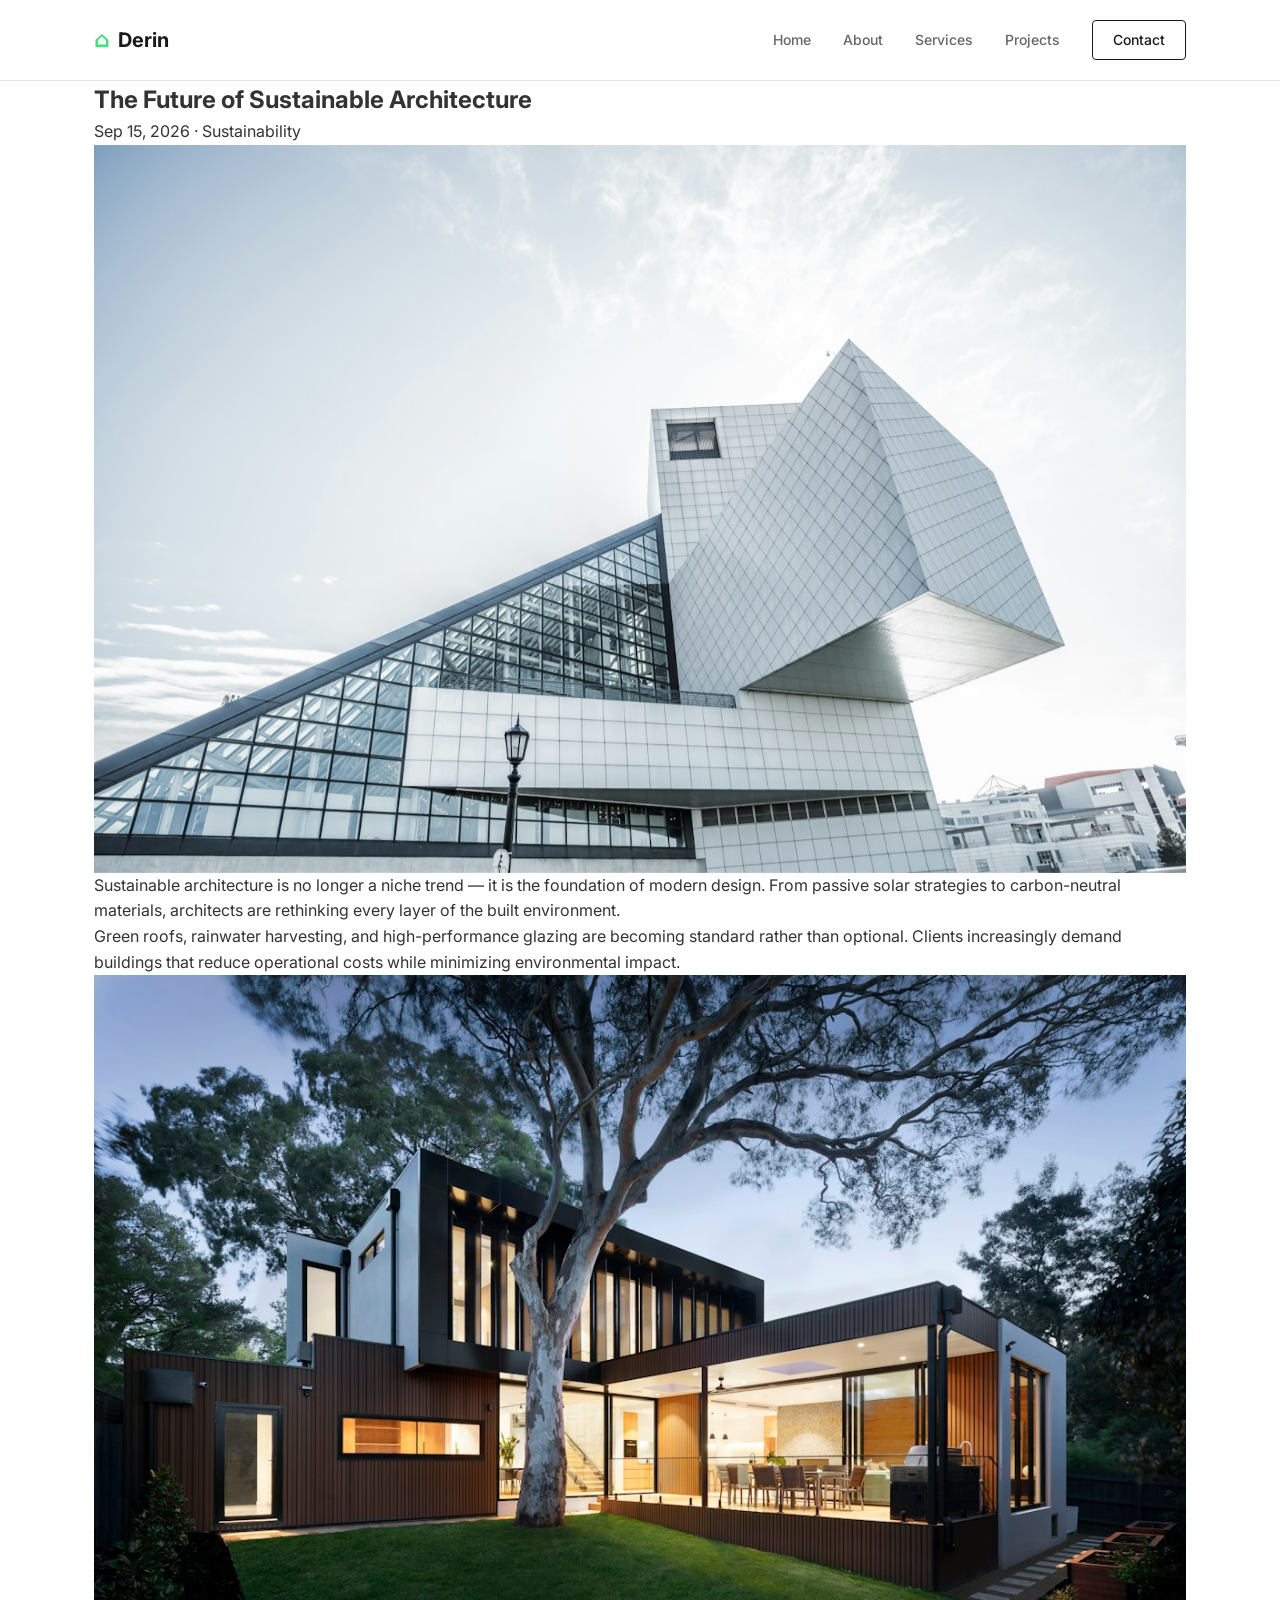
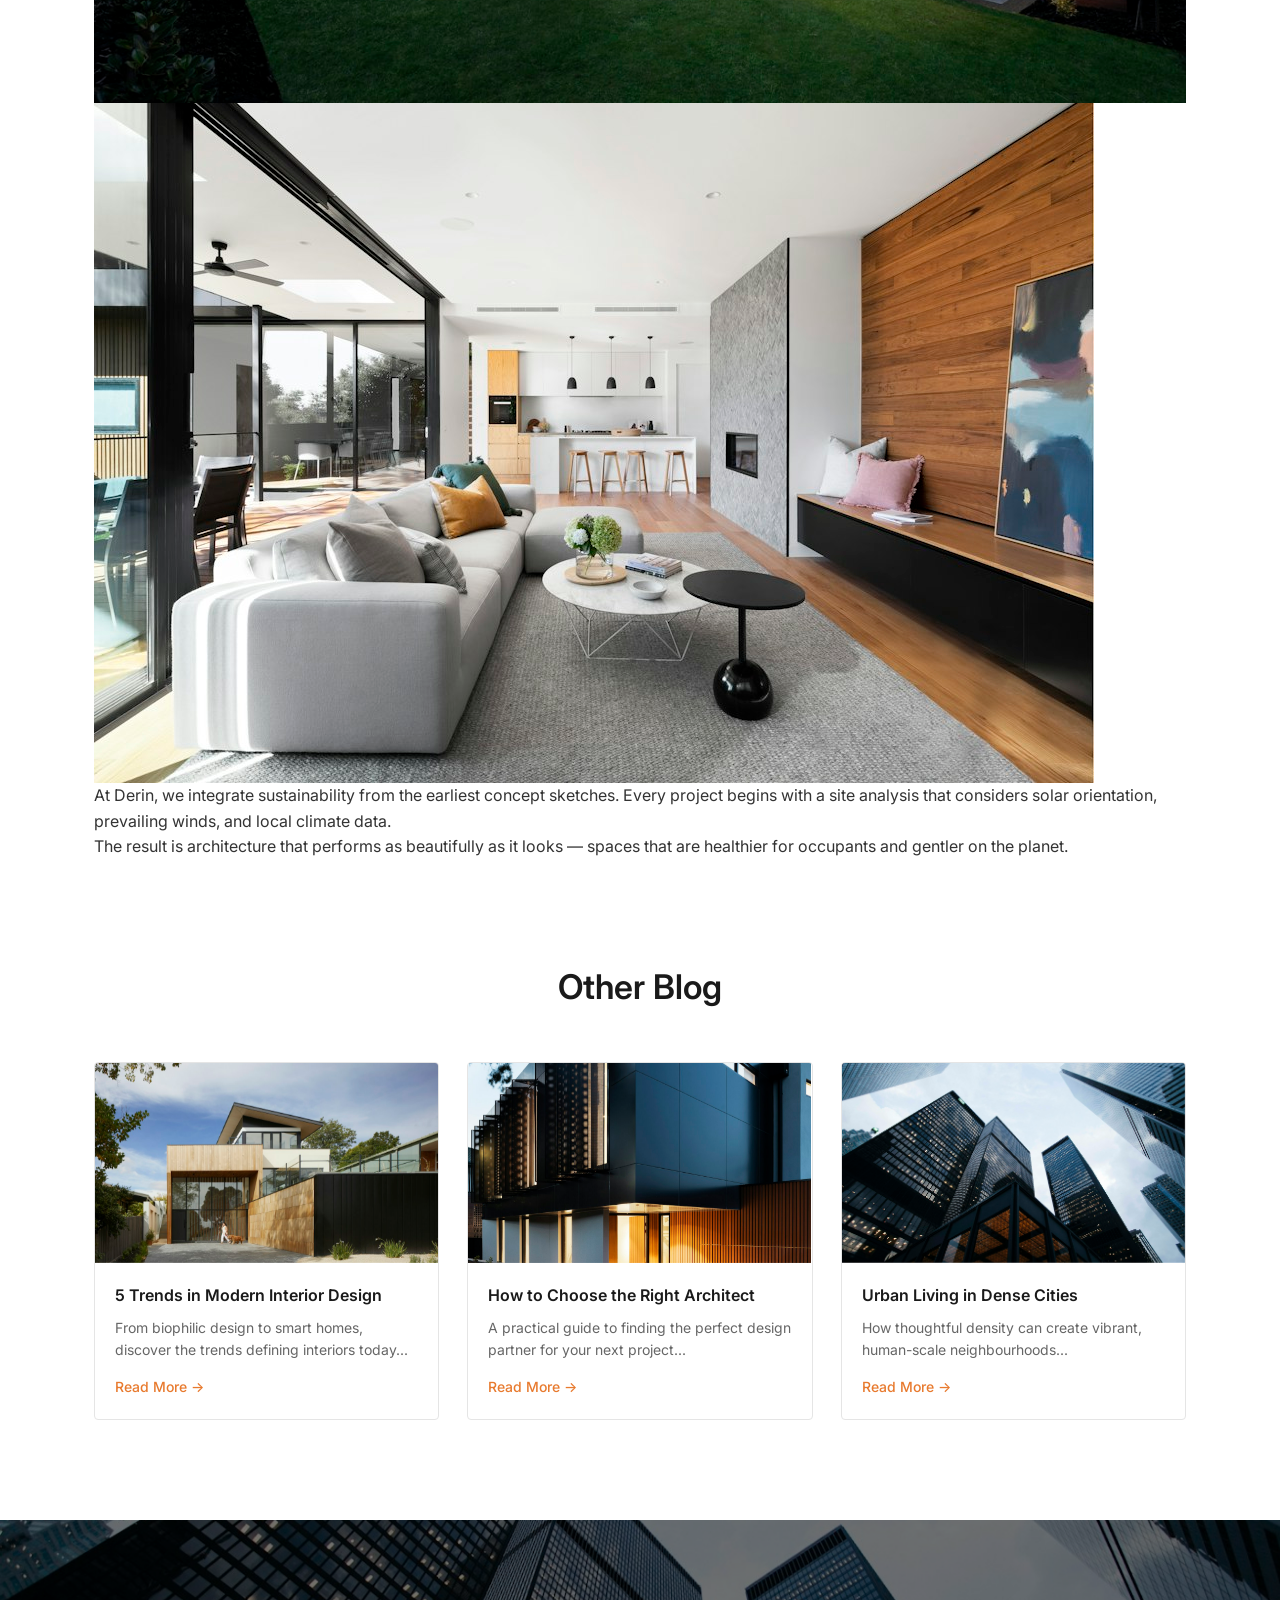
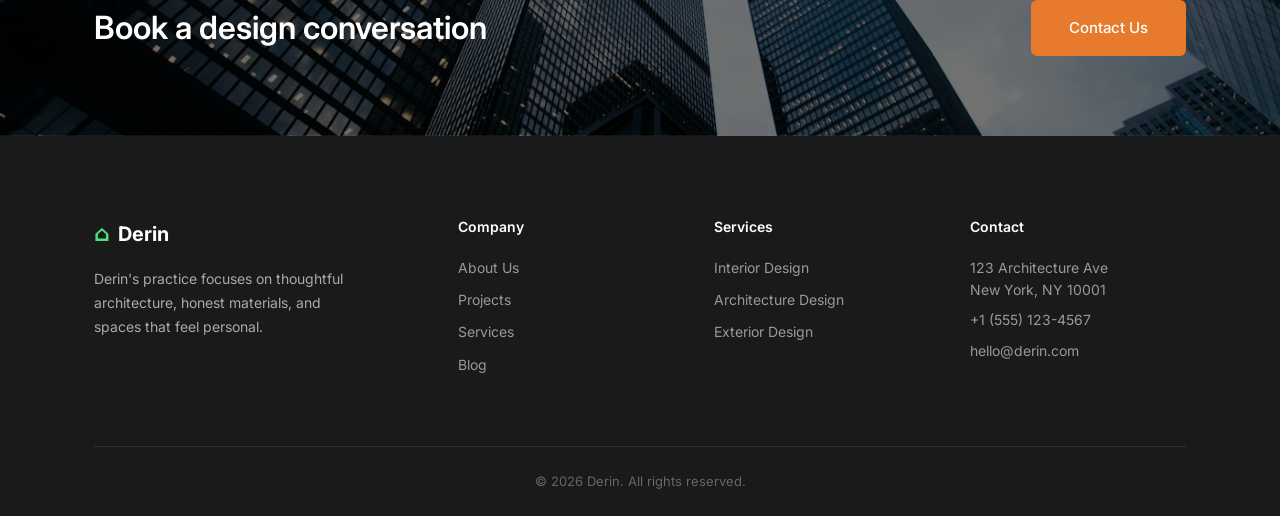
<file: single-blog.html>
<!DOCTYPE html>
<html lang="en">
<head>
  <meta charset="UTF-8">
  <meta name="viewport" content="width=device-width, initial-scale=1.0">
  <title>Blog Post | Derin</title>
  <link rel="stylesheet" href="styles.css">
  <link rel="preconnect" href="https://fonts.googleapis.com">
  <link rel="preconnect" href="https://fonts.gstatic.com" crossorigin>
  <link href="https://fonts.googleapis.com/css2?family=Inter:wght@300;400;500;600;700&display=swap" rel="stylesheet">
</head>
<body>

  
  <header class="header header-solid">
    <div class="container header-inner">
      <a href="index.html" class="logo logo-dark">
        <span class="logo-icon">⌂</span> Derin
      </a>
      <nav class="nav">
        <a href="index.html" class="nav-link nav-dark">Home</a>
        <a href="about.html" class="nav-link nav-dark">About</a>
        <a href="services.html" class="nav-link nav-dark">Services</a>
        <a href="projects.html" class="nav-link nav-dark">Projects</a>
        <a href="contact.html" class="nav-link nav-contact-dark">Contact</a>
      </nav>
      <button class="mobile-menu-btn mobile-menu-dark" aria-label="Toggle menu">
        <span></span><span></span><span></span>
      </button>
    </div>
  </header>

  
  <article class="single-blog">
    <div class="container single-blog-inner">
      <header class="single-blog-header">
        <h1 id="post-title">The Future of Sustainable Architecture</h1>
        <div class="post-meta">
          <span id="post-date">Sep 15, 2026</span>
          <span class="meta-dot">·</span>
          <span id="post-category">Sustainability</span>
        </div>
      </header>

      <div class="single-blog-hero">
        <img id="post-hero" src="images/house-exterior.jpg" alt="Blog hero">
      </div>

      <div class="single-blog-body" id="post-body">
        <p>
          Sustainable architecture is no longer a niche idea. It has become a practical standard for clients who want buildings that work harder, last longer, and feel more considered in daily life.
        </p>
        <p>
          The most effective projects begin with the site itself: orientation, climate, wind patterns, and access all shape the design before a single material is chosen. That early thinking often leads to better daylight, lower operating costs, and more comfortable interiors.
        </p>

        <div class="single-blog-gallery">
          <img src="images/interior-detail.jpg" alt="Interior 1">
          <img src="images/warm-interior.jpg" alt="Interior 2">
        </div>

        <p>
          We are leaning into greener, smarter design: better materials, better flow, and richer daylight. It makes the building feel better and perform better too.
        </p>
        <p>
          A well-designed sustainable home is not a compromise. It is more resilient, healthier, and often more memorable than a building designed only for appearance.
        </p>
        <p>
          The best architecture balances performance with atmosphere. When the two are aligned, the building feels calm, grounded, and quietly confident long after the first impression fades.
        </p>
      </div>
    </div>
  </article>

  
  <section class="blog">
    <div class="container">
      <div class="section-header">
        <h2>Other Blog</h2>
      </div>
      <div class="blog-grid" id="related-posts">
        
      </div>
    </div>
  </section>

  
  <section class="cta">
    <div class="cta-bg">
      <img src="images/glass-tower.jpg" alt="City skyline">
    </div>
    <div class="cta-overlay"></div>
    <div class="container cta-inner">
      <h2>Book a design conversation</h2>
      <a href="contact.html" class="btn btn-orange">Contact Us</a>
    </div>
  </section>

  
  <footer class="footer">
    <div class="container">
      <div class="footer-grid">
        <div class="footer-brand">
          <a href="index.html" class="logo">
            <span class="logo-icon">⌂</span> Derin
          </a>
          <p>Derin's practice focuses on thoughtful architecture, honest materials, and spaces that feel personal.</p>
        </div>
        <div class="footer-links">
          <h4>Company</h4>
          <a href="about.html">About Us</a>
          <a href="projects.html">Projects</a>
          <a href="services.html">Services</a>
          <a href="blog.html">Blog</a>
        </div>
        <div class="footer-links">
          <h4>Services</h4>
          <a href="services.html">Interior Design</a>
          <a href="services.html">Architecture Design</a>
          <a href="services.html">Exterior Design</a>
        </div>
        <div class="footer-links">
          <h4>Contact</h4>
          <p>123 Architecture Ave<br>New York, NY 10001</p>
          <p>+1 (555) 123-4567</p>
          <p>hello@derin.com</p>
        </div>
      </div>
      <div class="footer-bottom">
        <p>&copy; 2026 Derin. All rights reserved.</p>
      </div>
    </div>
  </footer>

  <script src="script.js"></script>
  <script src="blog-data.js"></script>
</body>
</html>
</file>
<file: styles.css>
*, *::before, *::after {
  margin: 0;
  padding: 0;
  box-sizing: border-box;
}

:root {
  --orange: #e87a2e;
  --orange-dark: #d46a20;
  --green: #2d6a4f;
  --dark: #1a1a1a;
  --text: #333;
  --text-light: #666;
  --bg: #fff;
  --bg-alt: #f7f7f5;
  --border: #e5e5e5;
  --font: 'Inter', system-ui, -apple-system, sans-serif;
  --container: 1140px;
  --radius: 6px;
  --transition: 0.25s ease;
}

html { scroll-behavior: smooth; }

body {
  font-family: var(--font);
  color: var(--text);
  background: var(--bg);
  line-height: 1.6;
  -webkit-font-smoothing: antialiased;
}

img { max-width: 100%; 
      height: auto; 
      display: block;
      transition: transform 0.5s ease;
      will-change: transform;
}

img:hover {
  transform: scale(1.05);
}

/* Universal image hover effect */
.about-img:hover img,
.testimonial-image:hover img,
.map-placeholder:hover img,
.hero:hover .hero-bg img,
.feature:hover .feature-bg img,
.cta:hover .cta-bg img,
.page-hero:hover .page-hero-bg img,
.spec-card:hover .spec-image img,
.property-card:hover .property-image img,
.blog-card:hover .blog-image img,
.team-card:hover .team-image img,
.service-block:hover .service-block-image img {
  transform: scale(1.08);
}

a { text-decoration: none; color: inherit; }

.container {
  max-width: var(--container);
  margin: 0 auto;
  padding: 0 24px;
}


.btn {
  display: inline-flex;
  align-items: center;
  justify-content: center;
  padding: 14px 32px;
  font-size: 15px;
  font-weight: 500;
  border-radius: var(--radius);
  border: 2px solid transparent;
  cursor: pointer;
  transition: all var(--transition);
}

.btn-orange {
  background: var(--orange);
  color: #fff;
  border-color: var(--orange);
}

.btn-orange:hover {
  background: var(--orange-dark);
  border-color: var(--orange-dark);
}


.header {
  position: absolute;
  top: 0; left: 0; right: 0;
  z-index: 100;
  background: transparent;
}

.header-inner {
  display: flex;
  align-items: center;
  justify-content: space-between;
  height: 80px;
}

.logo {
  display: flex;
  align-items: center;
  gap: 8px;
  font-weight: 700;
  font-size: 20px;
  color: #fff;
}

.logo-icon { color: #4ade80; font-size: 22px; }

.nav {
  display: flex;
  align-items: center;
  gap: 32px;
}

.nav-link {
  font-size: 14px;
  font-weight: 500;
  color: rgba(255, 255, 255, 0.85);
  transition: color var(--transition);
}

.nav-link:hover,
.nav-link.active { color: #fff; }

.nav-contact {
  border: 1.5px solid rgba(255, 255, 255, 0.6);
  padding: 8px 20px;
  border-radius: 4px;
}

.nav-contact:hover {
  border-color: #fff;
  background: rgba(255, 255, 255, 0.1);
}

.mobile-menu-btn {
  display: none;
  flex-direction: column;
  gap: 5px;
  background: none;
  border: none;
  cursor: pointer;
  padding: 4px;
}

.mobile-menu-btn span {
  display: block;
  width: 24px;
  height: 2px;
  background: #fff;
  transition: var(--transition);
}


.hero {
  position: relative;
  height: 100vh;
  min-height: 600px;
  display: flex;
  align-items: center;
  justify-content: center;
  overflow: hidden;
}

.hero-bg { position: absolute; inset: 0; }
.hero-bg img { width: 100%; height: 100%; object-fit: cover; }

.hero-overlay {
  position: absolute;
  inset: 0;
  background: rgba(0, 0, 0, 0.45);
}

.hero-content {
  position: relative;
  z-index: 2;
  text-align: center;
  color: #fff;
  padding: 0 24px;
}

.hero-content h1 {
  font-size: clamp(32px, 5vw, 52px);
  font-weight: 600;
  line-height: 1.25;
  margin-bottom: 32px;
  letter-spacing: -0.02em;
}

.hero-indicators {
  position: absolute;
  right: 40px;
  top: 50%;
  transform: translateY(-50%);
  display: flex;
  flex-direction: column;
  gap: 12px;
  z-index: 2;
  color: rgba(255, 255, 255, 0.5);
  font-size: 13px;
  font-weight: 500;
}

.hero-indicators .active { color: #fff; }

.scroll-down {
  position: absolute;
  bottom: 40px;
  left: 50%;
  transform: translateX(-50%);
  z-index: 2;
  color: #fff;
  animation: bounce 2s infinite;
}

@keyframes bounce {
  0%, 100% { transform: translateX(-50%) translateY(0); }
  50% { transform: translateX(-50%) translateY(8px); }
}


.partners {
  padding: 40px 0;
  border-bottom: 1px solid var(--border);
}

.partners-inner {
  display: flex;
  align-items: center;
  justify-content: space-between;
  gap: 40px;
}

.partners-label { flex: 0 0 auto; font-size: 14px; color: var(--text-light); }
.partners-label strong { color: var(--dark); }

.partner-marquee {
  flex: 1;
  min-width: 0;
  overflow: hidden;
  -webkit-mask-image: linear-gradient(to right, transparent, #000 7%, #000 93%, transparent);
  mask-image: linear-gradient(to right, transparent, #000 7%, #000 93%, transparent);
}

.partner-track {
  display: flex;
  width: max-content;
  animation: partner-scroll 12s linear infinite;
}

.partner-logos {
  display: flex;
  align-items: center;
  justify-content: space-around;
  flex: 0 0 auto;
  width: max(100vw, 540px);
  gap: 24px;
  padding: 0 32px;
}

.partner-logo {
  font-size: 15px;
  font-weight: 700;
  letter-spacing: 1.2px;
  color: #727a75;
  text-transform: uppercase;
  white-space: nowrap;
}

@keyframes partner-scroll {
  to { transform: translateX(-50%); }
}


.about { padding: 100px 0; }

.about-inner {
  display: grid;
  grid-template-columns: 1fr 1fr;
  gap: 60px;
  align-items: center;
}

.about-images {
  position: relative;
  width: 100%;
  max-width: 500px;
  height: 520px;
}

.about-img {
  position: absolute;
  width: 48%;
}

.about-img img {
  width: 100%;
  height: 100%;
  object-fit: cover;
  border-radius: 16px;
  display: block;
}

.about-img-1 {
  left: 0;
  top: 0;
  z-index: 1;
}

.about-img-1 img {
  aspect-ratio: 9 / 16;
}

.about-img-2 {
  right: 0;
  top: 80px;
  z-index: 2;
}

.about-img-2 img {
  aspect-ratio: 9 / 16;
  box-shadow: 0 12px 32px rgba(26, 26, 26, 0.14);
}

.about-content p {
  font-size: 15px;
  color: var(--text-light);
  margin-bottom: 16px;
}

.awards {
  display: flex;
  gap: 12px;
  margin: 24px 0;
  flex-wrap: wrap;
}

.award-badge {
  font-size: 11px;
  font-weight: 600;
  letter-spacing: 0.5px;
  color: #888;
  border: 1px solid #ddd;
  padding: 6px 12px;
  border-radius: 4px;
}

.about-link {
  display: inline-block;
  font-size: 14px;
  font-weight: 500;
  color: var(--orange);
  margin-top: 8px;
}

.about-link:hover { text-decoration: underline; }


.stats {
  padding: 50px 0;
  background: var(--bg-alt);
  border-top: 1px solid var(--border);
  border-bottom: 1px solid var(--border);
}

.stats-grid {
  display: grid;
  grid-template-columns: repeat(4, 1fr);
  gap: 24px;
  text-align: center;
}

.stat-number {
  display: block;
  font-size: 32px;
  font-weight: 700;
  color: var(--dark);
  margin-bottom: 6px;
}

.stat-label { font-size: 14px; color: var(--text-light); }


.section-header {
  text-align: center;
  margin-bottom: 48px;
  max-width: 560px;
  margin-left: auto;
  margin-right: auto;
}

.section-header.left { text-align: left; margin-left: 0; }

.section-header h2 {
  font-size: clamp(26px, 3vw, 34px);
  font-weight: 600;
  color: var(--dark);
  margin-bottom: 12px;
}

.section-header p { font-size: 15px; color: var(--text-light); }


.specialization { padding: 100px 0; }

.spec-grid {
  display: grid;
  grid-template-columns: repeat(3, 1fr);
  gap: 24px;
}

.spec-card {
  position: relative;
  overflow: hidden;
  border-radius: 4px;
}

.spec-image { height: 280px; overflow: hidden; }

.spec-image img {
  width: 100%;
  height: 100%;
  object-fit: cover;
  transition: transform 0.4s ease;
}

.spec-card:hover .spec-image img { transform: scale(1.08); }

.spec-card h3 {
  position: absolute;
  bottom: 0; left: 0; right: 0;
  padding: 20px;
  background: linear-gradient(transparent, rgba(0,0,0,0.7));
  color: #fff;
  font-size: 16px;
  font-weight: 600;
}


.feature {
  position: relative;
  height: 520px;
  display: flex;
  align-items: center;
  justify-content: center;
  overflow: hidden;
}

.feature-bg { position: absolute; inset: 0; }
.feature-bg img { width: 100%; height: 100%; object-fit: cover; }

.feature-overlay {
  position: absolute;
  inset: 0;
  background: rgba(0, 0, 0, 0.4);
}

.feature-content {
  position: relative;
  z-index: 2;
  text-align: center;
  color: #fff;
  padding: 0 24px;
  max-width: 640px;
}

.feature-content h2 {
  font-size: clamp(28px, 4vw, 40px);
  font-weight: 600;
  line-height: 1.3;
  margin-bottom: 16px;
}

.feature-content p {
  font-size: 16px;
  color: rgba(255, 255, 255, 0.85);
  margin-bottom: 32px;
}

.play-btn {
  width: 80px;
  height: 80px;
  border-radius: 50%;
  background: #fff;
  color: #1a1a1a;
  border: none;
  cursor: pointer;
  display: inline-flex;
  align-items: center;
  justify-content: center;
  transition: transform var(--transition), box-shadow var(--transition);
  box-shadow: 0 8px 32px rgba(0, 0, 0, 0.3);
}

.play-btn:hover {
  transform: scale(1.08);
  box-shadow: 0 12px 40px rgba(0, 0, 0, 0.4);
}


.properties { padding: 100px 0; }

.properties-grid {
  display: grid;
  grid-template-columns: repeat(3, 1fr);
  gap: 24px;
}

.property-card { overflow: hidden; }

.property-image {
  position: relative;
  height: 260px;
  overflow: hidden;
  border-radius: 4px;
  margin-bottom: 12px;
}

.property-image img {
  width: 100%;
  height: 100%;
  object-fit: cover;
  transition: transform 0.4s ease;
}

.property-card:hover .property-image img { transform: scale(1.08); }

.property-number {
  position: absolute;
  top: 16px; left: 16px;
  background: #fff;
  color: var(--dark);
  font-size: 13px;
  font-weight: 600;
  width: 36px; height: 36px;
  border-radius: 50%;
  display: flex;
  align-items: center;
  justify-content: center;
}

.property-card h3 {
  font-size: 16px;
  font-weight: 600;
  color: var(--dark);
}


.testimonial {
  padding: 100px 0;
  background: var(--bg-alt);
}

.testimonial-inner {
  display: grid;
  grid-template-columns: 1fr 1fr;
  gap: 60px;
  align-items: center;
}

.testimonial-content h2 {
  font-size: 28px;
  font-weight: 600;
  color: var(--dark);
  margin-bottom: 20px;
}

.testimonial-text {
  font-size: 16px;
  color: var(--text-light);
  line-height: 1.7;
  margin-bottom: 28px;
}

.testimonial-author strong {
  display: block;
  font-size: 15px;
  color: var(--dark);
  margin-bottom: 2px;
}

.testimonial-author span {
  font-size: 13px;
  color: var(--text-light);
}

.testimonial-image img {
  width: 100%;
  height: 360px;
  object-fit: cover;
  border-radius: 4px;
}


.cta {
  position: relative;
  padding: 80px 0;
  overflow: hidden;
}

.cta-bg { position: absolute; inset: 0; }
.cta-bg img { width: 100%; height: 100%; object-fit: cover; }

.cta-overlay {
  position: absolute;
  inset: 0;
  background: rgba(0, 0, 0, 0.55);
}

.cta-inner {
  position: relative;
  z-index: 2;
  display: flex;
  align-items: center;
  justify-content: space-between;
  gap: 40px;
}

.cta-inner h2 {
  font-size: clamp(22px, 3vw, 32px);
  font-weight: 600;
  color: #fff;
  margin: 0;
  max-width: 560px;
  line-height: 1.3;
}

.cta .btn-orange {
  background: var(--orange);
  color: #fff;
  border-color: var(--orange);
  flex-shrink: 0;
  padding: 14px 36px;
}

.cta .btn-orange:hover {
  background: var(--orange-dark);
  border-color: var(--orange-dark);
}


.blog { padding: 100px 0; }

.blog-grid {
  display: grid;
  grid-template-columns: repeat(3, 1fr);
  gap: 28px;
}

.blog-card {
  border: 1px solid var(--border);
  border-radius: 4px;
  overflow: hidden;
  transition: box-shadow var(--transition);
}

.blog-card:hover { box-shadow: 0 8px 24px rgba(0,0,0,0.08); }

.blog-image { height: 200px; overflow: hidden; }

.blog-image img {
  width: 100%;
  height: 100%;
  object-fit: cover;
  transition: transform 0.4s ease;
}

.blog-card:hover .blog-image img { transform: scale(1.08); }

.blog-content { padding: 20px; }

.blog-content h3 {
  font-size: 16px;
  font-weight: 600;
  color: var(--dark);
  margin-bottom: 8px;
}

.blog-content p {
  font-size: 14px;
  color: var(--text-light);
  margin-bottom: 12px;
}

.blog-link {
  font-size: 14px;
  font-weight: 500;
  color: var(--orange);
}

.blog-link:hover { text-decoration: underline; }


.footer {
  background: var(--dark);
  color: #aaa;
  padding: 80px 0 0;
}

.footer-grid {
  display: grid;
  grid-template-columns: 1.5fr 1fr 1fr 1fr;
  gap: 40px;
  padding-bottom: 60px;
  border-bottom: 1px solid rgba(255,255,255,0.1);
}

.footer-brand .logo { color: #fff; margin-bottom: 16px; }

.footer-brand p {
  font-size: 14px;
  line-height: 1.7;
  max-width: 260px;
}

.footer-links h4 {
  font-size: 14px;
  font-weight: 600;
  color: #fff;
  margin-bottom: 18px;
}

.footer-links a {
  display: block;
  font-size: 14px;
  color: #999;
  margin-bottom: 10px;
  transition: color var(--transition);
}

.footer-links a:hover { color: var(--orange); }

.footer-links p {
  font-size: 14px;
  color: #999;
  margin-bottom: 8px;
  line-height: 1.6;
}

.footer-bottom {
  padding: 24px 0;
  text-align: center;
}

.footer-bottom p { font-size: 13px; color: #666; }


.header-solid {
  position: relative;
  background: #fff;
  border-bottom: 1px solid var(--border);
}

.logo-dark { color: var(--dark); }

.nav-dark { color: var(--text-light); }

.nav-dark:hover,
.nav-dark.active { color: var(--dark); }

.nav-contact-dark {
  border: 1.5px solid var(--dark);
  padding: 8px 20px;
  border-radius: 4px;
  color: var(--dark);
}

.nav-contact-dark:hover {
  background: var(--dark);
  color: #fff;
}

.mobile-menu-dark span { background: var(--dark); }


.page-hero {
  position: relative;
  height: 320px;
  display: flex;
  align-items: center;
  justify-content: center;
  overflow: hidden;
}

.page-hero-bg { position: absolute; inset: 0; }
.page-hero-bg img { width: 100%; height: 100%; object-fit: cover; }

.page-hero-overlay {
  position: absolute;
  inset: 0;
  background: rgba(0, 0, 0, 0.5);
}

.page-hero-content {
  position: relative;
  z-index: 2;
  text-align: center;
  color: #fff;
}

.page-hero-content h1 {
  font-size: clamp(36px, 5vw, 52px);
  font-weight: 600;
}


.properties-dark {
  background: #0d0d0d;
  color: #fff;
}

.properties-dark .section-header-row {
  display: flex;
  align-items: flex-start;
  justify-content: space-between;
  gap: 40px;
  margin-bottom: 48px;
}

.properties-dark .section-header-row h2 {
  font-size: clamp(26px, 3vw, 34px);
  font-weight: 600;
  color: #fff;
  position: relative;
  padding-bottom: 12px;
  flex-shrink: 0;
}

.properties-dark .section-header-row h2::after {
  content: '';
  position: absolute;
  bottom: 0;
  left: 0;
  width: 60px;
  height: 3px;
  background: var(--orange);
}

.properties-dark .section-header-row p {
  font-size: 14px;
  color: #999;
  max-width: 420px;
  text-align: right;
}

.property-card-overlay .property-image {
  height: 280px;
  margin-bottom: 0;
}

.property-card-overlay .property-image::after {
  content: '';
  position: absolute;
  inset: 0;
  background: linear-gradient(transparent 50%, rgba(0,0,0,0.7));
}

.property-card-overlay h3 {
  position: absolute;
  bottom: 20px;
  left: 20px;
  right: 20px;
  z-index: 2;
  color: #fff;
  font-size: 16px;
  font-weight: 600;
  margin: 0;
}

.property-card-overlay h3::after {
  content: '';
  display: block;
  width: 30px;
  height: 2px;
  background: var(--orange);
  margin-top: 8px;
}

.property-card-overlay .property-number {
  z-index: 2;
  background: transparent;
  color: #fff;
  font-size: 18px;
  font-weight: 600;
  width: auto;
  height: auto;
  border-radius: 0;
}


.team {
  padding: 100px 0;
  background: var(--bg-alt);
}

.team-grid {
  display: grid;
  grid-template-columns: repeat(4, 1fr);
  gap: 28px;
}

.team-card { text-align: center; }

.team-image {
  width: 100%;
  aspect-ratio: 1;
  border-radius: 4px;
  overflow: hidden;
  margin-bottom: 16px;
}

.team-image img {
  width: 100%;
  height: 100%;
  object-fit: cover;
  transition: transform 0.4s ease;
}

.team-card:hover .team-image img { transform: scale(1.08); }

.team-card h3 {
  font-size: 16px;
  font-weight: 600;
  color: var(--dark);
  margin-bottom: 4px;
}

.team-role {
  font-size: 13px;
  color: var(--text-light);
}


@media (max-width: 1024px) {
  .about-inner,
  .testimonial-inner { gap: 40px; }

  .properties-grid { grid-template-columns: repeat(2, 1fr); }
  .footer-grid { grid-template-columns: 1fr 1fr; }
  .team-grid { grid-template-columns: repeat(3, 1fr); }
}

@media (max-width: 768px) {
  .nav { display: none; }

  .nav.open {
    display: flex;
    flex-direction: column;
    position: absolute;
    top: 80px; left: 0; right: 0;
    background: var(--dark);
    padding: 24px;
    gap: 16px;
    z-index: 99;
  }

  .header-solid .nav.open {
    background: #fff;
    border-bottom: 1px solid var(--border);
    box-shadow: 0 8px 24px rgba(0,0,0,0.08);
  }

  .mobile-menu-btn { display: flex; }
  .hero-indicators { display: none; }

  .partners-inner {
    flex-direction: column;
    text-align: center;
    gap: 24px;
  }

  .partner-marquee {
    flex: auto;
    width: 100%;
  }

  .about-inner { grid-template-columns: 1fr; }

  /* Mobile: simple vertical stack */
  .about-images {
    display: flex;
    flex-direction: column;
    gap: 16px;
    min-height: 0;
    position: static;
  }

  .about-img-1,
  .about-img-2 {
    width: 100%;
    margin: 0;
    position: static;
    z-index: auto;
  }

  .about-img-1 img,
  .about-img-2 img {
    aspect-ratio: 16 / 10;
    box-shadow: none;
    border-radius: 16px;
  }

  .stats-grid {
    grid-template-columns: repeat(2, 1fr);
    gap: 32px;
  }

  .spec-grid { grid-template-columns: 1fr; }
  .feature { height: 420px; }

  .cta-inner {
    flex-direction: column;
    text-align: center;
  }

  .properties-grid { grid-template-columns: 1fr; }
  .testimonial-inner { grid-template-columns: 1fr; }
  .testimonial-image img { height: 260px; }
  .blog-grid { grid-template-columns: 1fr; }
  .footer-grid { grid-template-columns: 1fr; gap: 32px; }

  .properties-dark .section-header-row {
    flex-direction: column;
    gap: 16px;
  }

  .properties-dark .section-header-row p { text-align: left; }

  .team-grid { grid-template-columns: repeat(2, 1fr); }
  .page-hero { height: 240px; }
}

@media (prefers-reduced-motion: reduce) {
  .partner-track { animation: none; }
}

@media (max-width: 480px) {
  .stats-grid { grid-template-columns: 1fr; }
  .hero-content h1 { font-size: 28px; }
  .team-grid { grid-template-columns: 1fr; }
}


.blog-page {
  padding: 80px 0;
}

.pagination {
  display: flex;
  align-items: center;
  justify-content: center;
  gap: 8px;
  margin-top: 48px;
}

.page-btn,
.page-num {
  display: inline-flex;
  align-items: center;
  justify-content: center;
  min-width: 40px;
  height: 40px;
  padding: 0 12px;
  font-size: 14px;
  font-weight: 500;
  color: var(--text-light);
  border: 1px solid var(--border);
  border-radius: 4px;
  transition: all var(--transition);
}

.page-num.active,
.page-num:hover,
.page-btn:hover {
  background: var(--orange);
  border-color: var(--orange);
  color: #fff;
}


.mission {
  padding: 100px 0;
  background: var(--bg-alt);
}

.mission-grid {
  display: grid;
  grid-template-columns: repeat(3, 1fr);
  gap: 28px;
}

.mission-card {
  background: #fff;
  padding: 36px 28px;
  border-radius: 4px;
  border: 1px solid var(--border);
  transition: box-shadow var(--transition);
}

.mission-card:hover {
  box-shadow: 0 8px 24px rgba(0,0,0,0.08);
}

.mission-icon {
  font-size: 28px;
  font-weight: 700;
  color: var(--orange);
  margin-bottom: 16px;
}

.mission-card h3 {
  font-size: 18px;
  font-weight: 600;
  color: var(--dark);
  margin-bottom: 10px;
}

.mission-card p {
  font-size: 14px;
  color: var(--text-light);
  line-height: 1.6;
}

@media (max-width: 768px) {
  .mission-grid {
    grid-template-columns: 1fr;
  }
}


.service-blocks {
  padding: 0 0 80px;
}

.service-block {
  display: grid;
  grid-template-columns: 1fr 1fr;
  gap: 60px;
  align-items: center;
  margin-bottom: 80px;
}

.service-block:last-child {
  margin-bottom: 0;
}

.service-block-reverse {
  direction: rtl;
}

.service-block-reverse > * {
  direction: ltr;
}

.service-block-image {
  border-radius: 4px;
  overflow: hidden;
}

.service-block-image img {
  width: 100%;
  height: 380px;
  object-fit: cover;
  transition: transform 0.4s ease;
}

.service-block:hover .service-block-image img {
  transform: scale(1.08);
}

.service-block-content h2 {
  font-size: clamp(24px, 3vw, 32px);
  font-weight: 600;
  color: var(--dark);
  margin-bottom: 16px;
}

.service-block-content p {
  font-size: 15px;
  color: var(--text-light);
  margin-bottom: 14px;
  line-height: 1.7;
}

.service-block-content .btn {
  margin-top: 12px;
}

@media (max-width: 768px) {
  .service-block,
  .service-block-reverse {
    grid-template-columns: 1fr;
    direction: ltr;
    gap: 28px;
    margin-bottom: 60px;
  }

  .service-block-image img {
    height: 260px;
  }
}


.contact-section {
  padding: 100px 0;
}

.contact-inner {
  display: grid;
  grid-template-columns: 1fr 1.2fr;
  gap: 60px;
  align-items: start;
}

.contact-info h2 {
  font-size: clamp(26px, 3vw, 34px);
  font-weight: 600;
  color: var(--dark);
  margin-bottom: 16px;
}

.contact-info > p {
  font-size: 15px;
  color: var(--text-light);
  margin-bottom: 36px;
  line-height: 1.7;
}

.contact-details {
  display: grid;
  gap: 24px;
}

.contact-label {
  display: block;
  font-size: 12px;
  font-weight: 600;
  text-transform: uppercase;
  letter-spacing: 0.5px;
  color: var(--orange);
  margin-bottom: 6px;
}

.contact-item p {
  font-size: 15px;
  color: var(--text);
  line-height: 1.6;
}

.contact-form-wrap {
  background: var(--bg-alt);
  padding: 40px;
  border-radius: 4px;
}

.form-row {
  display: grid;
  grid-template-columns: 1fr 1fr;
  gap: 20px;
}

.form-group {
  margin-bottom: 20px;
}

.form-group label {
  display: block;
  font-size: 13px;
  font-weight: 500;
  color: var(--dark);
  margin-bottom: 8px;
}

.form-group input,
.form-group textarea {
  width: 100%;
  padding: 12px 16px;
  font-family: var(--font);
  font-size: 14px;
  color: var(--text);
  background: #fff;
  border: 1px solid var(--border);
  border-radius: 4px;
  outline: none;
  transition: border-color var(--transition);
}

.form-group input:focus,
.form-group textarea:focus {
  border-color: var(--orange);
}

.form-group textarea {
  resize: vertical;
  min-height: 140px;
}

.form-success {
  margin-top: 16px;
  font-size: 14px;
  color: #2d6a4f;
  font-weight: 500;
}

.map-section { width: 100%; }

.map-placeholder {
  position: relative;
  height: 360px;
  overflow: hidden;
}

.map-placeholder img {
  width: 100%;
  height: 100%;
  object-fit: cover;
}

.map-overlay {
  position: absolute;
  bottom: 24px;
  left: 50%;
  transform: translateX(-50%);
  background: #fff;
  padding: 12px 28px;
  border-radius: 4px;
  box-shadow: 0 4px 16px rgba(0,0,0,0.15);
  font-size: 14px;
  font-weight: 500;
  color: var(--dark);
  white-space: nowrap;
}

@media (max-width: 768px) {
  .contact-inner {
    grid-template-columns: 1fr;
    gap: 40px;
  }

  .form-row {
    grid-template-columns: 1fr;
  }

  .contact-form-wrap {
    padding: 28px;
  }

  .map-placeholder {
    height: 240px;
  }

  .map-overlay {
    font-size: 12px;
    padding: 10px 16px;
  }
}


.error-page {
  min-height: 60vh;
  display: flex;
  align-items: center;
  justify-content: center;
  padding: 100px 24px;
  text-align: center;
}

.error-inner {
  max-width: 520px;
}

.error-code {
  display: block;
  font-size: clamp(80px, 15vw, 140px);
  font-weight: 700;
  color: var(--orange);
  line-height: 1;
  margin-bottom: 16px;
}

.error-page h1 {
  font-size: clamp(24px, 4vw, 36px);
  font-weight: 600;
  color: var(--dark);
  margin-bottom: 16px;
}

.error-page p {
  font-size: 16px;
  color: var(--text-light);
  margin-bottom: 32px;
  line-height: 1.6;
}

.error-actions {
  display: flex;
  gap: 16px;
  justify-content: center;
  flex-wrap: wrap;
}

.btn-outline {
  background: transparent;
  color: var(--dark);
  border: 2px solid var(--dark);
}

.btn-outline:hover {
  background: var(--dark);
  color: #fff;
}
</file>
